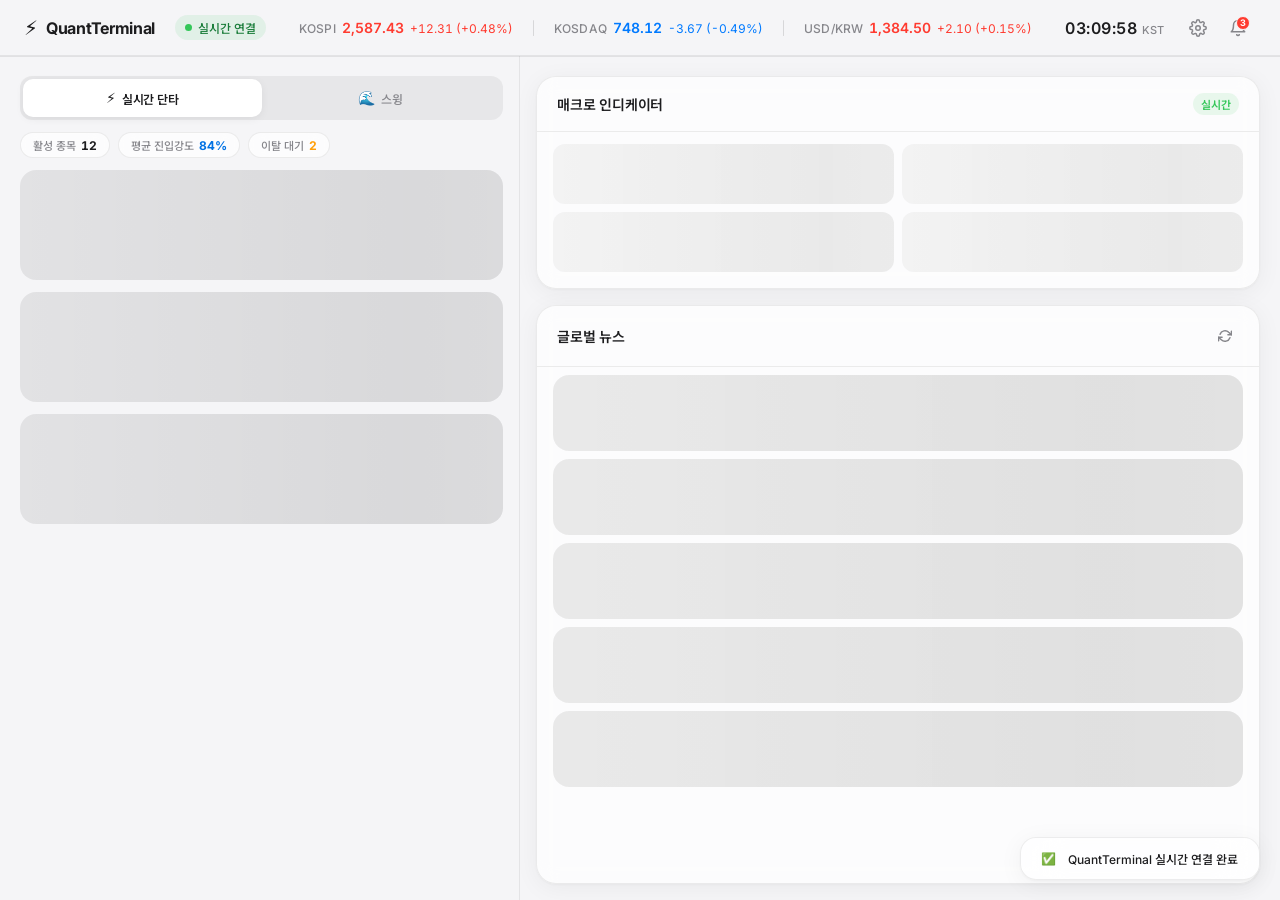
<file: index.html>
<!DOCTYPE html>
<html lang="ko">
<head>
  <meta charset="UTF-8" />
  <meta name="viewport" content="width=device-width, initial-scale=1.0" />
  <meta name="description" content="퀀트 주식 자동매매 터미널 - 실시간 단타 및 스윙 전략 대시보드" />
  <title>QuantTerminal — 자동매매 대시보드</title>
  <!-- Google Fonts: Inter + Noto Sans KR (CDN 임베드 — 로컬 폰트 설치 불필요) -->
  <link rel="preconnect" href="https://fonts.googleapis.com" crossorigin />
  <link rel="preconnect" href="https://fonts.gstatic.com" crossorigin />
  <link
    href="https://fonts.googleapis.com/css2?family=Inter:wght@300;400;500;600;700;800&family=Noto+Sans+KR:wght@300;400;500;700;900&display=swap"
    rel="stylesheet"
    media="print"
    onload="this.media='all'"
  />
  <noscript>
    <link
      href="https://fonts.googleapis.com/css2?family=Inter:wght@300;400;500;600;700;800&family=Noto+Sans+KR:wght@300;400;500;700;900&display=swap"
      rel="stylesheet"
    />
  </noscript>
  <link rel="stylesheet" href="style.css?v=2.0" />
</head>
<body>

  <!-- =============================================
       TOP HEADER BAR
  ============================================== -->
  <header class="app-header" id="app-header">
    <div class="header-left">
      <div class="app-logo">
        <span class="logo-icon">⚡</span>
        <span class="logo-text">QuantTerminal</span>
      </div>
      <div class="header-status">
        <span class="status-dot status-live"></span>
        <span class="status-label">실시간 연결</span>
      </div>
    </div>

    <div class="header-center">
      <!-- Market Index Tickers -->
      <div class="market-tickers" id="market-tickers">
        <div class="ticker-item">
          <span class="ticker-name">KOSPI</span>
          <span class="ticker-value rise" id="kospi-val">2,587.43</span>
          <span class="ticker-change rise" id="kospi-chg">+12.31 (+0.48%)</span>
        </div>
        <div class="ticker-divider"></div>
        <div class="ticker-item">
          <span class="ticker-name">KOSDAQ</span>
          <span class="ticker-value fall" id="kosdaq-val">748.12</span>
          <span class="ticker-change fall" id="kosdaq-chg">-3.67 (-0.49%)</span>
        </div>
        <div class="ticker-divider"></div>
        <div class="ticker-item">
          <span class="ticker-name">USD/KRW</span>
          <span class="ticker-value rise" id="usd-val">1,384.50</span>
          <span class="ticker-change rise" id="usd-chg">+2.10 (+0.15%)</span>
        </div>
      </div>
    </div>

    <div class="header-right">
      <div class="header-time" id="header-time">
        <span class="time-display" id="current-time">--:--:--</span>
        <span class="time-label">KST</span>
      </div>
      <div class="header-actions">
        <button class="icon-btn" id="btn-settings" title="설정" aria-label="설정">
          <svg width="18" height="18" viewBox="0 0 24 24" fill="none" stroke="currentColor" stroke-width="2" stroke-linecap="round" stroke-linejoin="round">
            <circle cx="12" cy="12" r="3"/><path d="M19.4 15a1.65 1.65 0 0 0 .33 1.82l.06.06a2 2 0 1 1-2.83 2.83l-.06-.06a1.65 1.65 0 0 0-1.82-.33 1.65 1.65 0 0 0-1 1.51V21a2 2 0 0 1-4 0v-.09A1.65 1.65 0 0 0 9 19.4a1.65 1.65 0 0 0-1.82.33l-.06.06a2 2 0 1 1-2.83-2.83l.06-.06A1.65 1.65 0 0 0 4.68 15a1.65 1.65 0 0 0-1.51-1H3a2 2 0 0 1 0-4h.09A1.65 1.65 0 0 0 4.6 9a1.65 1.65 0 0 0-.33-1.82l-.06-.06a2 2 0 1 1 2.83-2.83l.06.06A1.65 1.65 0 0 0 9 4.68a1.65 1.65 0 0 0 1-1.51V3a2 2 0 0 1 4 0v.09a1.65 1.65 0 0 0 1 1.51 1.65 1.65 0 0 0 1.82-.33l.06-.06a2 2 0 1 1 2.83 2.83l-.06.06A1.65 1.65 0 0 0 19.4 9a1.65 1.65 0 0 0 1.51 1H21a2 2 0 0 1 0 4h-.09a1.65 1.65 0 0 0-1.51 1z"/>
          </svg>
        </button>
        <button class="icon-btn" id="btn-notify" title="알림" aria-label="알림">
          <svg width="18" height="18" viewBox="0 0 24 24" fill="none" stroke="currentColor" stroke-width="2" stroke-linecap="round" stroke-linejoin="round">
            <path d="M18 8A6 6 0 0 0 6 8c0 7-3 9-3 9h18s-3-2-3-9"/><path d="M13.73 21a2 2 0 0 1-3.46 0"/>
          </svg>
          <span class="notify-badge">3</span>
        </button>
      </div>
    </div>
  </header>

  <!-- =============================================
       MAIN APP WRAPPER
  ============================================== -->
  <main class="app-main" id="app-main">

    <!-- LEFT COLUMN -->
    <section class="col-left" id="col-left" aria-label="종목 리스트">

      <!-- Segmented Tab Control -->
      <div class="tab-control-wrapper" id="tab-control-wrapper">
        <div class="segmented-control" id="segmented-control" role="tablist">
          <div class="segment-slider" id="segment-slider" aria-hidden="true"></div>
          <button class="segment-btn active" id="tab-scalp" role="tab" aria-selected="true" aria-controls="panel-scalp" data-tab="scalp">
            <span class="segment-icon">⚡️</span>
            <span class="segment-label">실시간 단타</span>
          </button>
          <button class="segment-btn" id="tab-swing" role="tab" aria-selected="false" aria-controls="panel-swing" data-tab="swing">
            <span class="segment-icon">🌊</span>
            <span class="segment-label">스윙</span>
          </button>
        </div>

        <!-- Summary Stats Strip -->
        <div class="stats-strip" id="stats-strip">
          <div class="stat-chip">
            <span class="stat-chip-label">활성 종목</span>
            <span class="stat-chip-value" id="stat-active">12</span>
          </div>
          <div class="stat-chip">
            <span class="stat-chip-label">평균 진입강도</span>
            <span class="stat-chip-value accent" id="stat-avg-strength">84%</span>
          </div>
          <div class="stat-chip">
            <span class="stat-chip-label">이탈 대기</span>
            <span class="stat-chip-value warn" id="stat-fadeout">2</span>
          </div>
        </div>
      </div>

      <!-- Tab Panel: 실시간 단타 -->
      <div class="tab-panel active" id="panel-scalp" role="tabpanel" aria-labelledby="tab-scalp">
        <div class="stock-list" id="stock-list-scalp">
          <!-- Stock cards injected by JS (STEP 2) -->
          <div class="stock-card-placeholder">
            <div class="placeholder-shimmer"></div>
          </div>
          <div class="stock-card-placeholder">
            <div class="placeholder-shimmer"></div>
          </div>
          <div class="stock-card-placeholder">
            <div class="placeholder-shimmer"></div>
          </div>
        </div>
      </div>

      <!-- Tab Panel: 스윙 -->
      <div class="tab-panel" id="panel-swing" role="tabpanel" aria-labelledby="tab-swing">
        <div class="stock-list" id="stock-list-swing">
          <!-- Stock cards injected by JS (STEP 2) -->
          <div class="stock-card-placeholder">
            <div class="placeholder-shimmer"></div>
          </div>
          <div class="stock-card-placeholder">
            <div class="placeholder-shimmer"></div>
          </div>
        </div>
      </div>

    </section><!-- /col-left -->

    <!-- RIGHT COLUMN -->
    <aside class="col-right" id="col-right" aria-label="글로벌 뉴스 및 인디케이터">

      <!-- Market Macro Indicators Panel -->
      <div class="panel" id="panel-indicators">
        <div class="panel-header">
          <h2 class="panel-title">매크로 인디케이터</h2>
          <span class="panel-badge">실시간</span>
        </div>
        <div class="indicator-grid" id="indicator-grid">
          <!-- Indicators injected by JS (STEP 3) -->
          <div class="indicator-card-placeholder"><div class="placeholder-shimmer"></div></div>
          <div class="indicator-card-placeholder"><div class="placeholder-shimmer"></div></div>
          <div class="indicator-card-placeholder"><div class="placeholder-shimmer"></div></div>
          <div class="indicator-card-placeholder"><div class="placeholder-shimmer"></div></div>
        </div>
      </div>

      <!-- Global News Ticker Panel -->
      <div class="panel panel-news" id="panel-news">
        <div class="panel-header">
          <h2 class="panel-title">글로벌 뉴스</h2>
          <button class="panel-refresh-btn" id="btn-refresh-news" aria-label="뉴스 새로고침">
            <svg width="14" height="14" viewBox="0 0 24 24" fill="none" stroke="currentColor" stroke-width="2.5" stroke-linecap="round" stroke-linejoin="round">
              <polyline points="23 4 23 10 17 10"/><polyline points="1 20 1 14 7 14"/>
              <path d="M3.51 9a9 9 0 0 1 14.85-3.36L23 10M1 14l4.64 4.36A9 9 0 0 0 20.49 15"/>
            </svg>
          </button>
        </div>
        <div class="news-list" id="news-list">
          <!-- News items injected by JS (STEP 3) -->
          <div class="news-item-placeholder"><div class="placeholder-shimmer"></div></div>
          <div class="news-item-placeholder"><div class="placeholder-shimmer"></div></div>
          <div class="news-item-placeholder"><div class="placeholder-shimmer"></div></div>
          <div class="news-item-placeholder"><div class="placeholder-shimmer"></div></div>
          <div class="news-item-placeholder"><div class="placeholder-shimmer"></div></div>
        </div>
      </div>

    </aside><!-- /col-right -->

  </main><!-- /app-main -->

  <!-- =============================================
       DETAIL MODAL (injected/toggled by JS)
  ============================================== -->
  <div class="modal-backdrop" id="modal-backdrop" aria-hidden="true">
    <div class="modal-container" id="modal-container" role="dialog" aria-modal="true" aria-labelledby="modal-title">
      <!-- Modal content will be injected in STEP 4 -->
      <div class="modal-inner-placeholder">
        <div class="placeholder-shimmer" style="height: 100%; border-radius: 20px;"></div>
      </div>
    </div>
  </div>

  <!-- =============================================
       TOAST NOTIFICATION AREA
  ============================================== -->
  <div class="toast-area" id="toast-area" aria-live="polite"></div>

  <script src="app.js?v=2.0"></script>
</body>
</html>
</file>
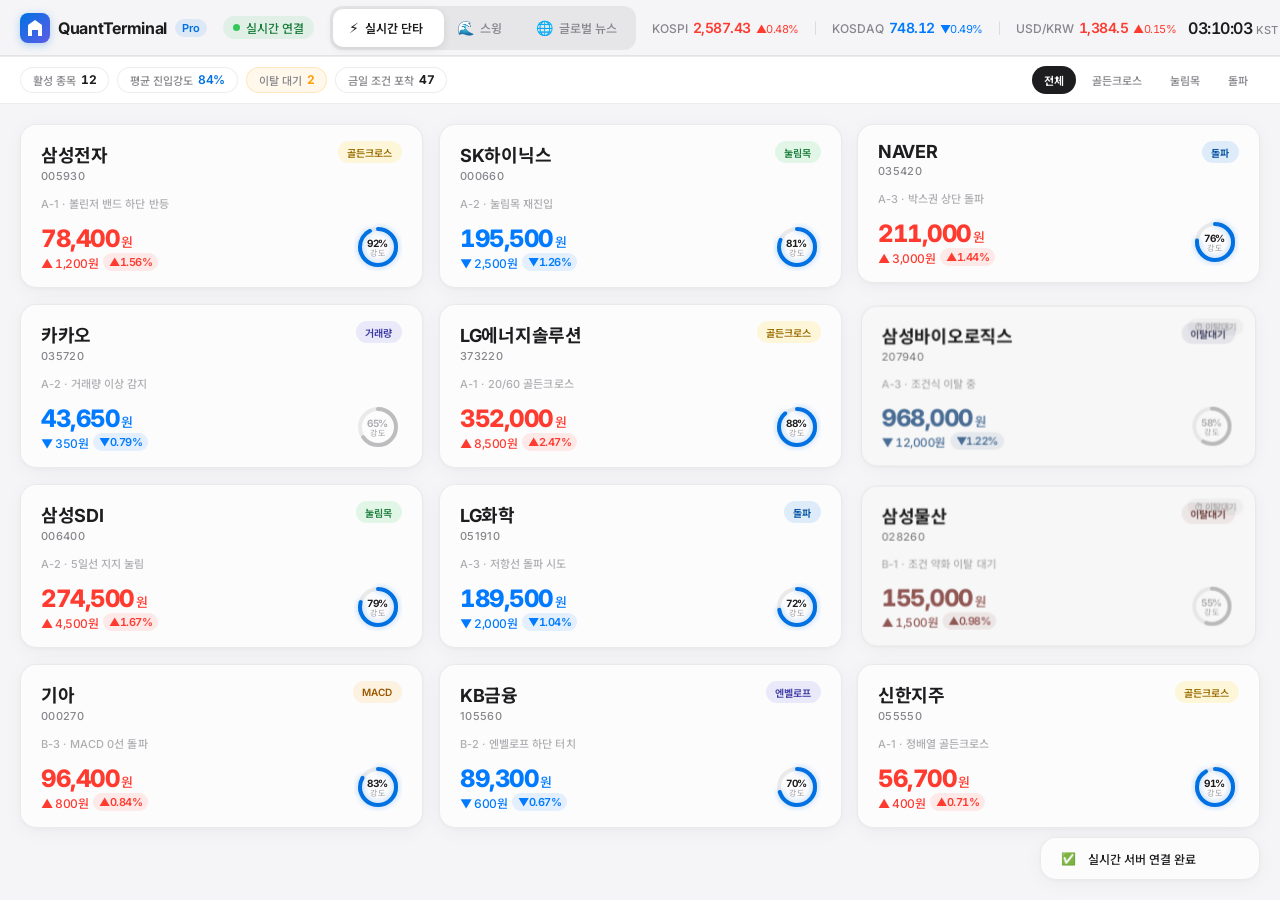
<file: dashboard.html>
<!DOCTYPE html>
<html lang="ko">
<head>
  <meta charset="UTF-8" />
  <meta name="viewport" content="width=device-width, initial-scale=1.0" />
  <meta name="description" content="퀀트 자동매매 터미널 — 실시간 단타 · 스윙 · 글로벌 뉴스 통합 대시보드" />
  <title>QuantTerminal Pro</title>

  <!-- Google Fonts: Inter + Noto Sans KR (CDN 임베드 — 로컬 폰트 설치 불필요) -->
  <link rel="preconnect" href="https://fonts.googleapis.com" crossorigin />
  <link rel="preconnect" href="https://fonts.gstatic.com" crossorigin />
  <link
    href="https://fonts.googleapis.com/css2?family=Inter:wght@300;400;500;600;700;800;900&family=Noto+Sans+KR:wght@300;400;500;700;900&display=swap"
    rel="stylesheet"
    media="print"
    onload="this.media='all'"
  />
  <noscript>
    <link
      href="https://fonts.googleapis.com/css2?family=Inter:wght@300;400;500;600;700;800;900&family=Noto+Sans+KR:wght@300;400;500;700;900&display=swap"
      rel="stylesheet"
    />
  </noscript>

  <link rel="stylesheet" href="dashboard.css?v=2.0" />
</head>
<body>

  <!-- ============================================================
       HEADER — Fixed top bar
  ============================================================ -->
  <header class="header" id="app-header">

    <!-- Left: Logo & Connection Status -->
    <div class="header-section header-left">
      <div class="logo" id="logo">
        <div class="logo-mark">
          <svg width="20" height="20" viewBox="0 0 20 20" fill="none" aria-hidden="true">
            <path d="M10 2L3 7V18H7V12H13V18H17V7L10 2Z" fill="url(#logo-grad)"/>
            <defs>
              <linearGradient id="logo-grad" x1="3" y1="2" x2="17" y2="18" gradientUnits="userSpaceOnUse">
                <stop offset="0%" stop-color="#0071E3"/>
                <stop offset="100%" stop-color="#5E5CE6"/>
              </linearGradient>
            </defs>
          </svg>
        </div>
        <span class="logo-text">QuantTerminal</span>
        <span class="logo-version">Pro</span>
      </div>

      <div class="connection-status" id="connection-status" title="실시간 서버 연결 상태">
        <span class="status-pulse" id="status-pulse"></span>
        <span class="status-text" id="status-text">연결 중...</span>
      </div>
    </div>

    <!-- Center: Magic Tab Navigation -->
    <nav class="header-section header-center" aria-label="주요 탭 네비게이션">
      <div class="magic-tab-nav" id="magic-tab-nav" role="tablist">
        <!-- The sliding pill indicator — absolutely positioned, moved by JS -->
        <span class="tab-indicator" id="tab-indicator" aria-hidden="true"></span>

        <button
          class="tab-btn active"
          id="tab-btn-scalp"
          role="tab"
          aria-selected="true"
          aria-controls="view-scalp"
          data-tab="scalp"
          data-index="0"
        >
          <span class="tab-icon" aria-hidden="true">⚡️</span>
          <span class="tab-label">실시간 단타</span>
        </button>

        <button
          class="tab-btn"
          id="tab-btn-swing"
          role="tab"
          aria-selected="false"
          aria-controls="view-swing"
          data-tab="swing"
          data-index="1"
        >
          <span class="tab-icon" aria-hidden="true">🌊</span>
          <span class="tab-label">스윙</span>
        </button>

        <button
          class="tab-btn"
          id="tab-btn-news"
          role="tab"
          aria-selected="false"
          aria-controls="view-news"
          data-tab="news"
          data-index="2"
        >
          <span class="tab-icon" aria-hidden="true">🌐</span>
          <span class="tab-label">글로벌 뉴스</span>
        </button>
      </div>
    </nav>

    <!-- Right: Market Tickers + Clock + Actions -->
    <div class="header-section header-right">
      <!-- Compact Market Indices -->
      <div class="market-indices" id="market-indices">
        <div class="index-item">
          <span class="index-name">KOSPI</span>
          <span class="index-val rise num" id="idx-kospi">2,587.43</span>
          <span class="index-chg rise num" id="idx-kospi-chg">▲0.48%</span>
        </div>
        <div class="index-sep"></div>
        <div class="index-item">
          <span class="index-name">KOSDAQ</span>
          <span class="index-val fall num" id="idx-kosdaq">748.12</span>
          <span class="index-chg fall num" id="idx-kosdaq-chg">▼0.49%</span>
        </div>
        <div class="index-sep"></div>
        <div class="index-item">
          <span class="index-name">USD/KRW</span>
          <span class="index-val rise num" id="idx-usd">1,384.5</span>
          <span class="index-chg rise num" id="idx-usd-chg">▲0.15%</span>
        </div>
      </div>

      <!-- Live Clock -->
      <div class="header-clock" id="header-clock">
        <span class="clock-display num" id="clock-display">--:--:--</span>
        <span class="clock-tz">KST</span>
      </div>

      <!-- Icon Buttons -->
      <div class="header-actions">
        <button class="hdr-icon-btn" id="btn-notification" title="알림" aria-label="알림">
          <svg width="17" height="17" viewBox="0 0 24 24" fill="none" stroke="currentColor" stroke-width="2" stroke-linecap="round" stroke-linejoin="round">
            <path d="M18 8A6 6 0 0 0 6 8c0 7-3 9-3 9h18s-3-2-3-9"/><path d="M13.73 21a2 2 0 0 1-3.46 0"/>
          </svg>
          <span class="badge-dot" id="notif-badge">3</span>
        </button>

        <button class="hdr-icon-btn" id="btn-settings" title="설정" aria-label="설정">
          <svg width="17" height="17" viewBox="0 0 24 24" fill="none" stroke="currentColor" stroke-width="2" stroke-linecap="round" stroke-linejoin="round">
            <circle cx="12" cy="12" r="3"/><path d="M19.4 15a1.65 1.65 0 0 0 .33 1.82l.06.06a2 2 0 1 1-2.83 2.83l-.06-.06a1.65 1.65 0 0 0-1.82-.33 1.65 1.65 0 0 0-1 1.51V21a2 2 0 0 1-4 0v-.09A1.65 1.65 0 0 0 9 19.4a1.65 1.65 0 0 0-1.82.33l-.06.06a2 2 0 1 1-2.83-2.83l.06-.06A1.65 1.65 0 0 0 4.68 15a1.65 1.65 0 0 0-1.51-1H3a2 2 0 0 1 0-4h.09A1.65 1.65 0 0 0 4.6 9a1.65 1.65 0 0 0-.33-1.82l-.06-.06a2 2 0 1 1 2.83-2.83l.06.06A1.65 1.65 0 0 0 9 4.68a1.65 1.65 0 0 0 1-1.51V3a2 2 0 0 1 4 0v.09a1.65 1.65 0 0 0 1 1.51 1.65 1.65 0 0 0 1.82-.33l.06-.06a2 2 0 1 1 2.83 2.83l-.06.06A1.65 1.65 0 0 0 19.4 9a1.65 1.65 0 0 0 1.51 1H21a2 2 0 0 1 0 4h-.09a1.65 1.65 0 0 0-1.51 1z"/>
          </svg>
        </button>
      </div>
    </div>

  </header>

  <!-- ============================================================
       SUBHEADER — Context bar (stats strip, changes per active tab)
  ============================================================ -->
  <div class="subheader" id="app-subheader">

    <!-- Scalp & Swing share stats strip -->
    <div class="subheader-view" id="sub-scalp" data-sub="scalp">
      <div class="stats-row">
        <div class="stat-pill">
          <span class="stat-label">활성 종목</span>
          <span class="stat-val num" id="stat-scalp-active">12</span>
        </div>
        <div class="stat-pill">
          <span class="stat-label">평균 진입강도</span>
          <span class="stat-val accent num" id="stat-scalp-strength">84%</span>
        </div>
        <div class="stat-pill warn-pill">
          <span class="stat-label">이탈 대기</span>
          <span class="stat-val warn num" id="stat-scalp-fadeout">2</span>
        </div>
        <div class="stat-pill">
          <span class="stat-label">금일 조건 포착</span>
          <span class="stat-val num" id="stat-scalp-total">47</span>
        </div>
      </div>
      <div class="subheader-actions">
        <button class="sub-btn active" id="sub-scalp-filter-all" data-filter="all">전체</button>
        <button class="sub-btn" id="sub-scalp-filter-golden" data-filter="golden">골든크로스</button>
        <button class="sub-btn" id="sub-scalp-filter-dip" data-filter="dip">눌림목</button>
        <button class="sub-btn" id="sub-scalp-filter-break" data-filter="break">돌파</button>
      </div>
    </div>

    <div class="subheader-view hidden" id="sub-swing" data-sub="swing">
      <div class="stats-row">
        <div class="stat-pill">
          <span class="stat-label">활성 종목</span>
          <span class="stat-val num" id="stat-swing-active">8</span>
        </div>
        <div class="stat-pill">
          <span class="stat-label">평균 진입강도</span>
          <span class="stat-val accent num" id="stat-swing-strength">77%</span>
        </div>
        <div class="stat-pill">
          <span class="stat-label">전략 분포</span>
          <span class="stat-val num">A-1/B-2</span>
        </div>
      </div>
      <div class="subheader-actions">
        <button class="sub-btn active" id="sub-swing-filter-all" data-filter="all">전체</button>
        <button class="sub-btn" id="sub-swing-filter-a1" data-filter="a1">볼린저 밴드</button>
        <button class="sub-btn" id="sub-swing-filter-b2" data-filter="b2">엔벨로프</button>
        <button class="sub-btn" id="sub-swing-filter-b3" data-filter="b3">MACD</button>
      </div>
    </div>

    <div class="subheader-view hidden" id="sub-news" data-sub="news">
      <div class="stats-row">
        <div class="stat-pill positive-pill">
          <span class="dot dot-pos"></span>
          <span class="stat-label">긍정</span>
          <span class="stat-val num" id="stat-news-pos">14</span>
        </div>
        <div class="stat-pill neutral-pill">
          <span class="dot dot-neu"></span>
          <span class="stat-label">중립</span>
          <span class="stat-val num" id="stat-news-neu">22</span>
        </div>
        <div class="stat-pill negative-pill">
          <span class="dot dot-neg"></span>
          <span class="stat-label">부정</span>
          <span class="stat-val num" id="stat-news-neg">8</span>
        </div>
        <div class="stat-pill">
          <span class="stat-label">최종 업데이트</span>
          <span class="stat-val num" id="stat-news-time">14:30:00</span>
        </div>
      </div>
      <div class="subheader-actions">
        <button class="sub-btn active" id="sub-news-filter-all" data-filter="all">전체</button>
        <button class="sub-btn" id="sub-news-filter-pos" data-filter="positive">긍정</button>
        <button class="sub-btn" id="sub-news-filter-neg" data-filter="negative">부정</button>
        <button class="sub-btn" id="sub-news-filter-us" data-filter="us">미국</button>
        <button class="sub-btn" id="sub-news-filter-cn" data-filter="china">중국</button>
      </div>
    </div>

  </div>

  <!-- ============================================================
       MAIN CONTENT — Tab Views
  ============================================================ -->
  <main class="main-canvas" id="main-canvas">

    <!-- VIEW 1: 실시간 단타 -->
    <section
      class="tab-view active"
      id="view-scalp"
      role="tabpanel"
      aria-labelledby="tab-btn-scalp"
    >
      <!-- Stock cards will be injected by JS in STEP 2 -->
      <div class="stock-grid" id="grid-scalp">
        <!-- Skeleton placeholders -->
        <div class="card-skeleton"><span class="shimmer"></span></div>
        <div class="card-skeleton"><span class="shimmer"></span></div>
        <div class="card-skeleton"><span class="shimmer"></span></div>
        <div class="card-skeleton"><span class="shimmer"></span></div>
        <div class="card-skeleton"><span class="shimmer"></span></div>
        <div class="card-skeleton"><span class="shimmer"></span></div>
      </div>
    </section>

    <!-- VIEW 2: 스윙 -->
    <section
      class="tab-view"
      id="view-swing"
      role="tabpanel"
      aria-labelledby="tab-btn-swing"
    >
      <div class="stock-grid" id="grid-swing">
        <div class="card-skeleton"><span class="shimmer"></span></div>
        <div class="card-skeleton"><span class="shimmer"></span></div>
        <div class="card-skeleton"><span class="shimmer"></span></div>
        <div class="card-skeleton"><span class="shimmer"></span></div>
      </div>
    </section>

    <!-- VIEW 3: 글로벌 뉴스 -->
    <section
      class="tab-view"
      id="view-news"
      role="tabpanel"
      aria-labelledby="tab-btn-news"
    >
      <!-- News layout built by JS in STEP 3 -->
      <div id="grid-news" style="height:100%">
      </div>
    </section>

  </main>

  <!-- ============================================================
       DETAIL MODAL — injected/toggled by JS (STEP 4)
  ============================================================ -->
  <div class="modal-overlay" id="modal-overlay" aria-hidden="true">
    <div
      class="modal-panel"
      id="modal-panel"
      role="dialog"
      aria-modal="true"
      aria-labelledby="modal-stock-name"
    >
      <!-- Full modal content built in STEP 4 -->
      <div class="modal-placeholder">
        <span class="shimmer"></span>
      </div>
    </div>
  </div>

  <!-- ============================================================
       TOAST AREA
  ============================================================ -->
  <div class="toast-container" id="toast-container" aria-live="polite" aria-atomic="false"></div>

  <script src="dashboard.js?v=2.0"></script>
</body>
</html>
</file>
<file: style.css>
/* ============================================================
   QUANT TERMINAL — style.css  v2.0
   STEP 1: Design System Tokens + Global Reset + Layout Skeleton

   [Environment-Agnostic Edition]
   ✔ 로컬 시스템 폰트 의존 제거 (SF Pro, Pretendard 폴백 없음)
   ✔ backdrop-filter @supports 폴백 내장
   ✔ box-sizing: border-box 전역 강제
   ✔ 캐시 버스팅: HTML에서 ?v=2.0 쿼리 스트링 사용
   ============================================================ */

/* ── 0. ENVIRONMENT NORMALIZATION ────────────────────────────── */
html { box-sizing: border-box; }
*, *::before, *::after { box-sizing: inherit; }

/* backdrop-filter 미지원 환경 폴백 */
@supports not (backdrop-filter: blur(1px)) {
  .app-header    { background: rgba(245,245,247,0.97) !important; }
  .stat-chip     { background: rgba(255,255,255,0.97) !important; }
  .modal-backdrop{ background: rgba(0,0,0,0.50)       !important; }
  .modal-container{ background: rgba(255,255,255,0.99)!important; }
  .toast         { background: rgba(255,255,255,0.97) !important; }
  .panel         { background: rgba(255,255,255,0.97) !important; }
}

@supports not (-webkit-backdrop-filter: blur(1px)) {
  .app-header    { background: rgba(245,245,247,0.97) !important; }
}




/* ── 1. DESIGN SYSTEM TOKENS (:root) ───────────────────────── */
:root {
  /* — Typography — */
  --font-sans:       'Inter', 'Noto Sans KR', system-ui, -apple-system, BlinkMacSystemFont,
                      'Segoe UI', 'Helvetica Neue', Arial, sans-serif;
  --font-mono:        'Fira Code', 'Consolas', 'SF Mono', 'Menlo', monospace;

  --text-xs:          11px;
  --text-sm:          12px;
  --text-base:        14px;
  --text-md:          16px;
  --text-lg:          18px;
  --text-xl:          20px;
  --text-2xl:         24px;
  --text-3xl:         28px;

  --fw-light:         300;
  --fw-regular:       400;
  --fw-medium:        500;
  --fw-semibold:      600;
  --fw-bold:          700;
  --fw-heavy:         800;
  --fw-black:         900;

  /* — Color Palette — */
  --bg-app:           #F5F5F7;
  --bg-card:          rgba(255, 255, 255, 0.72);
  --bg-card-solid:    #FFFFFF;
  --bg-sidebar:       rgba(255, 255, 255, 0.60);
  --bg-header:        rgba(245, 245, 247, 0.85);
  --bg-input:         rgba(0, 0, 0, 0.04);
  --bg-hover:         rgba(0, 0, 0, 0.035);
  --bg-active:        rgba(0, 0, 0, 0.06);

  --text-primary:     #1D1D1F;
  --text-secondary:   #86868B;
  --text-tertiary:    #AEAEB2;
  --text-inverse:     #FFFFFF;
  --text-accent:      #0071E3;

  --color-rise:       #FF3B30;   /* 상승 — Korean convention: Red */
  --color-fall:       #007AFF;   /* 하락 — Korean convention: Blue */
  --color-neutral:    #86868B;

  --color-positive:   #34C759;   /* 긍정 뉴스 */
  --color-caution:    #FF9F0A;   /* 중립 뉴스 */
  --color-negative:   #FF3B30;   /* 부정 뉴스 */

  --color-accent:     #0071E3;
  --color-accent-2:   #5E5CE6;

  /* Badge pastel palettes */
  --badge-golden-bg:  rgba(255, 204, 0,  0.14);
  --badge-golden-fg:  #B07D00;
  --badge-dip-bg:     rgba(52, 199, 89, 0.13);
  --badge-dip-fg:     #1A7D3A;
  --badge-break-bg:   rgba(0, 113, 227, 0.12);
  --badge-break-fg:   #0050A0;
  --badge-vol-bg:     rgba(94, 92, 230, 0.12);
  --badge-vol-fg:     #3B39A0;
  --badge-death-bg:   rgba(255, 59, 48,  0.10);
  --badge-death-fg:   #C0221A;

  /* — Spacing — */
  --space-1:          4px;
  --space-2:          8px;
  --space-3:          12px;
  --space-4:          16px;
  --space-5:          20px;
  --space-6:          24px;
  --space-8:          32px;
  --space-10:         40px;
  --space-12:         48px;

  /* — Sizing — */
  --header-h:         56px;
  --col-left-w:       520px;
  --col-right-w:      1fr;

  /* — Border Radius — */
  --radius-sm:        8px;
  --radius-md:        12px;
  --radius-lg:        16px;
  --radius-xl:        20px;
  --radius-2xl:       24px;
  --radius-pill:      999px;

  /* — Shadows — */
  --shadow-card:      0 4px 24px rgba(0, 0, 0, 0.05), 0 1px 3px rgba(0, 0, 0, 0.04);
  --shadow-card-hover:0 8px 40px rgba(0, 0, 0, 0.10), 0 2px 8px rgba(0, 0, 0, 0.06);
  --shadow-modal:     0 32px 80px rgba(0, 0, 0, 0.22), 0 8px 24px rgba(0, 0, 0, 0.10);
  --shadow-header:    0 1px 0 rgba(0, 0, 0, 0.08);
  --shadow-sm:        0 2px 8px rgba(0, 0, 0, 0.06);

  /* — Glassmorphism — */
  --blur-sm:          blur(10px);
  --blur-md:          blur(20px);
  --blur-lg:          blur(40px);
  --border-glass:     1px solid rgba(255, 255, 255, 0.55);
  --border-glass-dark:1px solid rgba(0, 0, 0, 0.07);

  /* — Transitions — */
  --ease-spring:      cubic-bezier(0.34, 1.56, 0.64, 1);
  --ease-smooth:      cubic-bezier(0.25, 0.46, 0.45, 0.94);
  --ease-out:         cubic-bezier(0.16, 1, 0.3, 1);
  --dur-fast:         120ms;
  --dur-normal:       220ms;
  --dur-slow:         360ms;
  --dur-modal:        300ms;

  /* — Z-Index Scale — */
  --z-base:           1;
  --z-card:           10;
  --z-sticky:         100;
  --z-header:         200;
  --z-modal-backdrop: 900;
  --z-modal:          1000;
  --z-toast:          1100;
}


/* ── 2. GLOBAL RESET & BASE ─────────────────────────────────── */
*,
*::before,
*::after {
  box-sizing: border-box;
  margin:     0;
  padding:    0;
}

html {
  font-size:        16px;
  -webkit-font-smoothing:    antialiased;
  -moz-osx-font-smoothing:   grayscale;
  text-rendering:   optimizeLegibility;
  scroll-behavior:  smooth;
}

body {
  font-family:      var(--font-sans);
  font-size:        var(--text-base);
  font-weight:      var(--fw-regular);
  color:            var(--text-primary);
  background-color: var(--bg-app);
  height:           100vh;
  overflow:         hidden;
  display:          flex;
  flex-direction:   column;
  user-select:      none;
}

/* Tabular nums for all numeric displays */
.num, .ticker-value, .ticker-change,
.price-main, .price-change,
.stat-chip-value, .time-display {
  font-variant-numeric: tabular-nums;
  font-feature-settings: "tnum" on, "lnum" on;
}

button {
  font-family:   var(--font-sans);
  cursor:        pointer;
  border:        none;
  background:    none;
  outline:       none;
  -webkit-tap-highlight-color: transparent;
}

button:focus-visible {
  outline:        2px solid var(--color-accent);
  outline-offset: 2px;
  border-radius:  var(--radius-sm);
}

/* Color utilities */
.rise  { color: var(--color-rise)  !important; }
.fall  { color: var(--color-fall)  !important; }
.neutral { color: var(--color-neutral) !important; }
.accent  { color: var(--color-accent)  !important; }
.warn    { color: var(--color-caution) !important; }

/* Scrollbar — macOS thin style */
::-webkit-scrollbar            { width: 5px; height: 5px; }
::-webkit-scrollbar-track      { background: transparent; }
::-webkit-scrollbar-thumb      { background: rgba(0,0,0,0.15); border-radius: 99px; }
::-webkit-scrollbar-thumb:hover{ background: rgba(0,0,0,0.28); }


/* ── 3. HEADER ──────────────────────────────────────────────── */
.app-header {
  position:        fixed;
  top:             0; left: 0; right: 0;
  height:          var(--header-h);
  display:         flex;
  align-items:     center;
  justify-content: space-between;
  padding:         0 var(--space-6);
  gap:             var(--space-4);
  background:      var(--bg-header);
  backdrop-filter: var(--blur-md);
  -webkit-backdrop-filter: var(--blur-md);
  border-bottom:   var(--border-glass-dark);
  box-shadow:      var(--shadow-header);
  z-index:         var(--z-header);
}

/* Header Left */
.header-left {
  display:     flex;
  align-items: center;
  gap:         var(--space-5);
  flex-shrink: 0;
}

.app-logo {
  display:     flex;
  align-items: center;
  gap:         var(--space-2);
}

.logo-icon {
  font-size:    20px;
  line-height:  1;
}

.logo-text {
  font-size:   var(--text-md);
  font-weight: var(--fw-bold);
  color:       var(--text-primary);
  letter-spacing: -0.3px;
}

.header-status {
  display:     flex;
  align-items: center;
  gap:         6px;
  background:  rgba(52, 199, 89, 0.10);
  padding:     4px 10px;
  border-radius: var(--radius-pill);
}

.status-dot {
  width:         7px;
  height:        7px;
  border-radius: 50%;
  flex-shrink:   0;
}

.status-dot.status-live {
  background: var(--color-positive);
  box-shadow: 0 0 0 0 rgba(52, 199, 89, 0.6);
  animation:  pulse-dot 2s ease-in-out infinite;
}

.status-dot.status-closed {
  background: var(--color-neutral);
}

@keyframes pulse-dot {
  0%, 100% { box-shadow: 0 0 0 0   rgba(52, 199, 89, 0.5); }
  50%       { box-shadow: 0 0 0 5px rgba(52, 199, 89, 0.0); }
}

.status-label {
  font-size:   var(--text-sm);
  font-weight: var(--fw-medium);
  color:       #1A7D3A;
}

/* Header Center — Market Tickers */
.header-center {
  flex: 1;
  display: flex;
  justify-content: center;
}

.market-tickers {
  display:     flex;
  align-items: center;
  gap:         var(--space-5);
}

.ticker-item {
  display:     flex;
  align-items: baseline;
  gap:         6px;
}

.ticker-name {
  font-size:   var(--text-sm);
  font-weight: var(--fw-medium);
  color:       var(--text-secondary);
  letter-spacing: 0.2px;
}

.ticker-value {
  font-size:   var(--text-base);
  font-weight: var(--fw-semibold);
}

.ticker-change {
  font-size:   var(--text-sm);
  font-weight: var(--fw-regular);
}

.ticker-divider {
  width:        1px;
  height:       16px;
  background:   rgba(0, 0, 0, 0.12);
  border-radius: 1px;
}

/* Header Right */
.header-right {
  display:     flex;
  align-items: center;
  gap:         var(--space-4);
  flex-shrink: 0;
}

.header-time {
  display:     flex;
  align-items: baseline;
  gap:         5px;
}

.time-display {
  font-size:   var(--text-md);
  font-weight: var(--fw-semibold);
  color:       var(--text-primary);
  letter-spacing: 0.5px;
}

.time-label {
  font-size:  var(--text-xs);
  color:      var(--text-secondary);
  font-weight: var(--fw-medium);
}

.header-actions {
  display: flex;
  gap:     var(--space-1);
}

.icon-btn {
  position:      relative;
  display:       flex;
  align-items:   center;
  justify-content: center;
  width:         36px;
  height:        36px;
  border-radius: var(--radius-md);
  color:         var(--text-secondary);
  transition:    background var(--dur-fast) var(--ease-smooth),
                 color     var(--dur-fast) var(--ease-smooth);
}

.icon-btn:hover {
  background: var(--bg-hover);
  color:      var(--text-primary);
}

.icon-btn:active {
  background: var(--bg-active);
  transform:  scale(0.95);
}

.notify-badge {
  position:        absolute;
  top:             6px;
  right:           6px;
  width:           14px;
  height:          14px;
  border-radius:   50%;
  background:      var(--color-rise);
  color:           #fff;
  font-size:       9px;
  font-weight:     var(--fw-bold);
  display:         flex;
  align-items:     center;
  justify-content: center;
  line-height:     1;
  border:          1.5px solid var(--bg-app);
}


/* ── 4. MAIN LAYOUT (2-Column) ──────────────────────────────── */
.app-main {
  display:             grid;
  grid-template-columns: var(--col-left-w) var(--col-right-w);
  grid-template-rows:   1fr;
  height:              100vh;
  padding-top:         var(--header-h);
  overflow:            hidden;
  gap:                 0;
}


/* ── 5. LEFT COLUMN ─────────────────────────────────────────── */
.col-left {
  display:        flex;
  flex-direction: column;
  height:         100%;
  overflow:       hidden;
  padding:        var(--space-5) var(--space-4) var(--space-4) var(--space-5);
  gap:            var(--space-3);
  border-right:   var(--border-glass-dark);
  background:     transparent;
}

/* Tab control wrapper */
.tab-control-wrapper {
  display:        flex;
  flex-direction: column;
  gap:            var(--space-3);
  flex-shrink:    0;
}

/* Stats strip */
.stats-strip {
  display:         flex;
  gap:             var(--space-2);
  align-items:     center;
}

.stat-chip {
  display:         flex;
  align-items:     center;
  gap:             5px;
  background:      var(--bg-card);
  border:          var(--border-glass-dark);
  border-radius:   var(--radius-pill);
  padding:         4px 12px;
  backdrop-filter: var(--blur-sm);
  -webkit-backdrop-filter: var(--blur-sm);
}

.stat-chip-label {
  font-size:   var(--text-xs);
  font-weight: var(--fw-medium);
  color:       var(--text-secondary);
}

.stat-chip-value {
  font-size:   var(--text-sm);
  font-weight: var(--fw-bold);
  color:       var(--text-primary);
}

/* Tab panels */
.tab-panel {
  display:    none;
  flex:       1;
  overflow-y: auto;
  overflow-x: hidden;
}

.tab-panel.active {
  display: flex;
  flex-direction: column;
  gap:     var(--space-3);
}

.stock-list {
  display:        flex;
  flex-direction: column;
  gap:            var(--space-3);
  padding-bottom: var(--space-4);
}


/* ── 6. RIGHT COLUMN ────────────────────────────────────────── */
.col-right {
  display:        flex;
  flex-direction: column;
  height:         100%;
  overflow:       hidden;
  padding:        var(--space-5) var(--space-5) var(--space-4) var(--space-4);
  gap:            var(--space-4);
  background:     transparent;
}


/* ── 7. PANEL BASE (Right Column Panels) ────────────────────── */
.panel {
  background:        var(--bg-card);
  backdrop-filter:   var(--blur-sm);
  -webkit-backdrop-filter: var(--blur-sm);
  border:            var(--border-glass-dark);
  border-radius:     var(--radius-xl);
  box-shadow:        var(--shadow-card);
  overflow:          hidden;
  display:           flex;
  flex-direction:    column;
}

.panel-news {
  flex: 1;
  overflow: hidden;
}

#panel-indicators {
  flex-shrink: 0;
}

.panel-header {
  display:         flex;
  align-items:     center;
  justify-content: space-between;
  padding:         var(--space-4) var(--space-5);
  border-bottom:   var(--border-glass-dark);
  flex-shrink:     0;
}

.panel-title {
  font-size:   var(--text-base);
  font-weight: var(--fw-semibold);
  color:       var(--text-primary);
  letter-spacing: -0.2px;
}

.panel-badge {
  font-size:     var(--text-xs);
  font-weight:   var(--fw-semibold);
  color:         var(--color-positive);
  background:    rgba(52, 199, 89, 0.10);
  padding:       3px 8px;
  border-radius: var(--radius-pill);
}

.panel-refresh-btn {
  display:         flex;
  align-items:     center;
  justify-content: center;
  width:           28px;
  height:          28px;
  border-radius:   var(--radius-sm);
  color:           var(--text-secondary);
  transition:      background var(--dur-fast), transform var(--dur-normal) var(--ease-spring);
}

.panel-refresh-btn:hover {
  background: var(--bg-hover);
  color:      var(--text-primary);
}

.panel-refresh-btn.spinning svg {
  animation: spin 0.8s var(--ease-smooth) forwards;
}

@keyframes spin {
  from { transform: rotate(0deg);   }
  to   { transform: rotate(360deg); }
}

/* News list scroll area */
.news-list {
  overflow-y:    auto;
  overflow-x:    hidden;
  flex:          1;
  padding:       var(--space-2) 0;
}

/* Indicator grid */
.indicator-grid {
  display:               grid;
  grid-template-columns: 1fr 1fr;
  gap:                   var(--space-2);
  padding:               var(--space-3) var(--space-4) var(--space-4);
}

.indicator-card-placeholder {
  height:        60px;
  border-radius: var(--radius-md);
  overflow:      hidden;
}


/* ── 8. SEGMENTED CONTROL (iOS Style) ───────────────────────── */
.segmented-control {
  position:      relative;
  display:       flex;
  align-items:   center;
  background:    rgba(0, 0, 0, 0.06);
  border-radius: var(--radius-md);
  padding:       3px;
  gap:           0;
}

.segment-slider {
  position:      absolute;
  top:           3px;
  left:          3px;
  height:        calc(100% - 6px);
  width:         calc(50% - 3px);
  background:    var(--bg-card-solid);
  border-radius: calc(var(--radius-md) - 2px);
  box-shadow:    var(--shadow-sm);
  transition:    transform var(--dur-normal) var(--ease-spring);
  will-change:   transform;
  pointer-events:none;
}

/* Slider moves to right when swing is active */
.segmented-control.swing-active .segment-slider {
  transform: translateX(calc(100% + 2px));
}

.segment-btn {
  position:        relative;
  flex:            1;
  display:         flex;
  align-items:     center;
  justify-content: center;
  gap:             6px;
  height:          38px;
  border-radius:   calc(var(--radius-md) - 2px);
  font-size:       var(--text-sm);
  font-weight:     var(--fw-medium);
  color:           var(--text-secondary);
  transition:      color var(--dur-normal) var(--ease-smooth),
                   font-weight var(--dur-normal) var(--ease-smooth);
  z-index:         1;
}

.segment-btn.active {
  color:       var(--text-primary);
  font-weight: var(--fw-semibold);
}

.segment-icon {
  font-size: 14px;
  line-height: 1;
}

.segment-label {
  letter-spacing: -0.2px;
}


/* ── 9. MODAL BASE STYLES ────────────────────────────────────── */
.modal-backdrop {
  position:         fixed;
  inset:            0;
  background:       rgba(0, 0, 0, 0.30);
  backdrop-filter:  var(--blur-sm);
  -webkit-backdrop-filter: var(--blur-sm);
  z-index:          var(--z-modal-backdrop);
  display:          flex;
  align-items:      center;
  justify-content:  center;
  opacity:          0;
  pointer-events:   none;
  transition:       opacity var(--dur-modal) var(--ease-smooth);
}

.modal-backdrop.open {
  opacity:        1;
  pointer-events: all;
}

.modal-container {
  width:          min(92vw, 1040px);
  height:         min(88vh, 700px);
  background:     rgba(255, 255, 255, 0.80);
  backdrop-filter: var(--blur-lg);
  -webkit-backdrop-filter: var(--blur-lg);
  border:         var(--border-glass);
  border-radius:  var(--radius-2xl);
  box-shadow:     var(--shadow-modal);
  overflow:       hidden;
  transform:      scale(0.95) translateY(8px);
  transition:     transform var(--dur-modal) var(--ease-out),
                  opacity   var(--dur-modal) var(--ease-smooth);
  opacity:        0;
}

.modal-backdrop.open .modal-container {
  transform: scale(1) translateY(0);
  opacity:   1;
}

.modal-inner-placeholder {
  width:  100%;
  height: 100%;
}


/* ── 10. TOAST NOTIFICATIONS ─────────────────────────────────── */
.toast-area {
  position:       fixed;
  bottom:         var(--space-5);
  right:          var(--space-5);
  display:        flex;
  flex-direction: column-reverse;
  gap:            var(--space-2);
  z-index:        var(--z-toast);
  pointer-events: none;
}

.toast {
  display:         flex;
  align-items:     center;
  gap:             var(--space-3);
  background:      var(--bg-card);
  backdrop-filter: var(--blur-md);
  -webkit-backdrop-filter: var(--blur-md);
  border:          var(--border-glass-dark);
  border-radius:   var(--radius-lg);
  padding:         var(--space-3) var(--space-5);
  box-shadow:      var(--shadow-card);
  font-size:       var(--text-sm);
  font-weight:     var(--fw-medium);
  color:           var(--text-primary);
  pointer-events:  all;
  animation:       toast-in var(--dur-slow) var(--ease-spring) forwards;
  min-width:       240px;
  max-width:       360px;
}

.toast.removing {
  animation: toast-out var(--dur-normal) var(--ease-smooth) forwards;
}

@keyframes toast-in {
  from { opacity: 0; transform: translateY(12px) scale(0.96); }
  to   { opacity: 1; transform: translateY(0)    scale(1);    }
}

@keyframes toast-out {
  from { opacity: 1; transform: translateY(0)    scale(1);    }
  to   { opacity: 0; transform: translateY(-8px) scale(0.97); }
}


/* ── 11. SKELETON LOADING PLACEHOLDERS ───────────────────────── */
.stock-card-placeholder,
.news-item-placeholder {
  border-radius: var(--radius-lg);
  overflow:      hidden;
  background:    rgba(0,0,0,0.04);
}

.stock-card-placeholder {
  height: 110px;
}

.news-item-placeholder {
  height: 76px;
  margin: 0 var(--space-4) var(--space-2);
}

.placeholder-shimmer {
  width:      100%;
  height:     100%;
  background: linear-gradient(
    90deg,
    rgba(0,0,0,0.04)   0%,
    rgba(0,0,0,0.08)  40%,
    rgba(0,0,0,0.04)  80%
  );
  background-size: 200% 100%;
  animation:       shimmer 1.6s ease-in-out infinite;
}

@keyframes shimmer {
  from { background-position:  200% 0; }
  to   { background-position: -200% 0; }
}


/* ── 12. FADE-OUT STATE (10분 이탈 대기) ─────────────────────── */
.stock-card.fade-out {
  opacity:    0.50;
  transform:  scale(0.98);
  transition: opacity  var(--dur-slow) var(--ease-smooth),
              transform var(--dur-slow) var(--ease-smooth);
  filter:     saturate(0.4);
}


/* ── 13. RESPONSIVE SAFETY NET ───────────────────────────────── */
@media (max-width: 900px) {
  :root {
    --col-left-w: 340px;
  }
}

@media (max-width: 680px) {
  .app-main {
    grid-template-columns: 1fr;
    grid-template-rows:    auto 1fr;
    overflow-y: auto;
  }

  .col-left, .col-right {
    height: auto;
    overflow: visible;
  }

  .market-tickers {
    display: none;
  }
}
</file>
<file: dashboard.css>
/* ================================================================
   QuantTerminal Pro — dashboard.css  v2.0
   STEP 1: Design Tokens · Reset · Header · Magic Tab · Layout

   [Environment-Agnostic Edition]
   ✔ 로컬 시스템 폰트 의존 제거 (SF Pro, Pretendard 폴백 없음)
   ✔ backdrop-filter @supports 폴백 내장
   ✔ box-sizing: border-box 전역 강제
   ✔ 모든 경로 상대 경로 (./assets/...)
   ✔ 캐시 버스팅: HTML에서 ?v=2.0 쿼리 스트링 사용
================================================================ */

/* ── 0. ENVIRONMENT NORMALIZATION ────────────────────────────── */
/*
  브라우저 기본 스타일 차이를 원천 봉쇄하는 미니 Reset.
  box-sizing: border-box를 모든 요소에 강제 적용.
*/
html { box-sizing: border-box; }
*, *::before, *::after { box-sizing: inherit; }

/*
  backdrop-filter 미지원 환경 폴백:
  blur 효과가 없어도 레이아웃이 보이도록 불투명 배경 확보.
*/
@supports not (backdrop-filter: blur(1px)) {
  .header       { background: rgba(245,245,247,0.97) !important; }
  .subheader    { background: rgba(255,255,255,0.97) !important; }
  .stat-pill    { background: rgba(255,255,255,0.97) !important; }
  .stock-card   { background: rgba(255,255,255,0.97) !important; }
  .modal-panel  { background: rgba(255,255,255,0.97) !important; }
  .toast        { background: rgba(255,255,255,0.97) !important; }
  .news-card    { background: rgba(255,255,255,0.97) !important; }
  .news-hero    { background: #FFFFFF                !important; }
}

@supports not (-webkit-backdrop-filter: blur(1px)) {
  .header       { background: rgba(245,245,247,0.97) !important; }
  .subheader    { background: rgba(255,255,255,0.97) !important; }
}

/* Dark mode backdrop-filter 폴백 */
@media (prefers-color-scheme: dark) {
  @supports not (backdrop-filter: blur(1px)) {
    .header     { background: rgba(0,0,0,0.97)      !important; }
    .subheader  { background: rgba(18,18,20,0.97)   !important; }
    .stock-card { background: rgba(28,28,30,0.97)   !important; }
    .modal-panel{ background: rgba(22,22,24,0.97)   !important; }
    .toast      { background: rgba(44,44,46,0.97)   !important; }
  }
}



/* ── 1. DESIGN TOKENS (:root) ──────────────────────────────── */
:root {
  /* Typography */
  --font:          'Inter', 'Noto Sans KR', system-ui, -apple-system, BlinkMacSystemFont,
                    'Segoe UI', 'Helvetica Neue', Arial, sans-serif;
  --font-mono:     'Fira Code', 'Consolas', 'SF Mono', 'Menlo', monospace;

  --text-xs:  11px; --text-sm: 12px; --text-base: 14px;
  --text-md:  16px; --text-lg: 18px; --text-xl:   20px;
  --text-2xl: 24px; --text-3xl: 28px;

  --fw-light:   300; --fw-regular: 400; --fw-medium:  500;
  --fw-semi:    600; --fw-bold:    700; --fw-heavy:   800; --fw-black: 900;

  /* Color Palette */
  --bg:          #F5F5F7;
  --bg-card:     rgba(255,255,255,0.70);
  --bg-card-s:   #FFFFFF;
  --bg-header:   rgba(245,245,247,0.88);
  --bg-subhdr:   rgba(255,255,255,0.60);
  --bg-hover:    rgba(0,0,0,0.035);
  --bg-active:   rgba(0,0,0,0.06);

  --text-pri:    #1D1D1F;
  --text-sec:    #86868B;
  --text-ter:    #AEAEB2;
  --text-inv:    #FFFFFF;

  --rise:        #FF3B30;
  --fall:        #007AFF;
  --neutral:     #86868B;
  --accent:      #0071E3;
  --accent2:     #5E5CE6;
  --positive:    #34C759;
  --caution:     #FF9F0A;
  --negative:    #FF3B30;

  /* Badge tokens */
  --badge-gold-bg: rgba(255,204,0,.14);  --badge-gold-fg: #9A6C00;
  --badge-dip-bg:  rgba(52,199,89,.13);  --badge-dip-fg:  #1A7D3A;
  --badge-brk-bg:  rgba(0,113,227,.12);  --badge-brk-fg:  #0050A0;
  --badge-vol-bg:  rgba(94,92,230,.12);  --badge-vol-fg:  #3B39A0;

  /* Spacing */
  --s1:4px; --s2:8px; --s3:12px; --s4:16px; --s5:20px;
  --s6:24px; --s8:32px; --s10:40px;

  /* Sizing */
  --header-h:   56px;
  --subhdr-h:   48px;
  --canvas-top: calc(var(--header-h) + var(--subhdr-h));

  /* Radii */
  --r-sm:  8px; --r-md: 12px; --r-lg: 16px;
  --r-xl: 20px; --r-pill: 999px;

  /* Shadows */
  --sh-card:  0 4px 20px rgba(0,0,0,.04), 0 1px 4px rgba(0,0,0,.04);
  --sh-hover: 0 10px 30px rgba(0,0,0,.09), 0 2px 8px rgba(0,0,0,.05);
  --sh-modal: 0 40px 100px rgba(0,0,0,.22), 0 8px 24px rgba(0,0,0,.10);
  --sh-hdr:   0 1px 0 rgba(0,0,0,.08);

  /* Glass */
  --blur-sm: blur(10px); --blur-md: blur(20px); --blur-lg: blur(40px);
  --border-g: 1px solid rgba(255,255,255,.55);
  --border-d: 1px solid rgba(0,0,0,.07);

  /* Motion */
  --ease-spring: cubic-bezier(.34,1.56,.64,1);
  --ease-out:    cubic-bezier(.16,1,.3,1);
  --ease-smooth: cubic-bezier(.25,.46,.45,.94);
  --dur-fast: 120ms; --dur-norm: 220ms; --dur-slow: 360ms; --dur-modal: 300ms;

  /* Z-index */
  --z-sub: 90; --z-hdr: 100; --z-overlay: 800; --z-modal: 900; --z-toast: 1000;
}

/* ── 2. RESET ───────────────────────────────────────────────── */
*,*::before,*::after { box-sizing:border-box; margin:0; padding:0; }
html {
  font-size: 16px;
  -webkit-font-smoothing: antialiased;
  -moz-osx-font-smoothing: grayscale;
  text-rendering: optimizeLegibility;
}
body {
  font-family: var(--font);
  font-size:   var(--text-base);
  color:       var(--text-pri);
  background:  var(--bg);
  height:      100vh;
  overflow:    hidden;
  display:     flex;
  flex-direction: column;
  user-select: none;
}
button { font-family:var(--font); cursor:pointer; border:none; background:none; outline:none; }
button:focus-visible { outline:2px solid var(--accent); outline-offset:2px; border-radius:var(--r-sm); }

/* Tabular nums helper */
.num {
  font-variant-numeric: tabular-nums;
  font-feature-settings: "tnum" on, "lnum" on;
}
.rise    { color: var(--rise)     !important; }
.fall    { color: var(--fall)     !important; }
.accent  { color: var(--accent)   !important; }
.warn    { color: var(--caution)  !important; }
.hidden  { display: none !important; }

/* Scrollbar */
::-webkit-scrollbar            { width:5px; height:5px; }
::-webkit-scrollbar-track      { background:transparent; }
::-webkit-scrollbar-thumb      { background:rgba(0,0,0,.15); border-radius:99px; }
::-webkit-scrollbar-thumb:hover{ background:rgba(0,0,0,.28); }

/* ── 3. HEADER ─────────────────────────────────────────────── */
.header {
  position: fixed; top:0; left:0; right:0;
  height:      var(--header-h);
  display:     flex;
  align-items: center;
  padding:     0 var(--s5);
  gap:         var(--s4);
  background:  var(--bg-header);
  backdrop-filter: var(--blur-md);
  -webkit-backdrop-filter: var(--blur-md);
  border-bottom: var(--border-d);
  box-shadow:  var(--sh-hdr);
  z-index:     var(--z-hdr);
}

.header-section { display:flex; align-items:center; gap:var(--s4); }
.header-left  { flex-shrink:0; gap:var(--s4); }
.header-center{ flex:1; justify-content:center; }
.header-right { flex-shrink:0; gap:var(--s3); }

/* Logo */
.logo { display:flex; align-items:center; gap:var(--s2); text-decoration:none; }
.logo-mark {
  width:30px; height:30px; border-radius:var(--r-sm);
  background: linear-gradient(135deg,#0071E3 0%,#5E5CE6 100%);
  display:flex; align-items:center; justify-content:center;
  box-shadow: 0 2px 8px rgba(0,113,227,.30);
}
.logo-mark svg { display:block; }
.logo-mark path { fill: #fff; }
.logo-text {
  font-size: var(--text-md); font-weight:var(--fw-bold);
  color: var(--text-pri); letter-spacing:-.3px;
}
.logo-version {
  font-size:var(--text-xs); font-weight:var(--fw-semi);
  color:var(--accent); background:rgba(0,113,227,.10);
  padding:2px 7px; border-radius:var(--r-pill);
}

/* Connection status */
.connection-status {
  display:flex; align-items:center; gap:6px;
  background:rgba(52,199,89,.10); padding:3px 10px;
  border-radius:var(--r-pill);
}
.status-pulse {
  width:7px; height:7px; border-radius:50%; background:var(--positive);
  box-shadow:0 0 0 0 rgba(52,199,89,.6);
  animation: pulse 2s ease-in-out infinite;
}
@keyframes pulse {
  0%,100% { box-shadow:0 0 0 0   rgba(52,199,89,.5); }
  50%      { box-shadow:0 0 0 5px rgba(52,199,89,.0); }
}
.status-text { font-size:var(--text-sm); font-weight:var(--fw-medium); color:#1A7D3A; }

/* Market indices */
.market-indices { display:flex; align-items:center; gap:var(--s4); }
.index-item { display:flex; align-items:baseline; gap:5px; }
.index-name { font-size:var(--text-sm); font-weight:var(--fw-medium); color:var(--text-sec); }
.index-val  { font-size:var(--text-base); font-weight:var(--fw-semi); }
.index-chg  { font-size:var(--text-xs); font-weight:var(--fw-regular); }
.index-sep  { width:1px; height:14px; background:rgba(0,0,0,.10); border-radius:1px; }

/* Clock */
.header-clock { display:flex; align-items:baseline; gap:4px; }
.clock-display { font-size:var(--text-md); font-weight:var(--fw-semi); color:var(--text-pri); letter-spacing:.4px; }
.clock-tz      { font-size:var(--text-xs); font-weight:var(--fw-medium); color:var(--text-sec); }

/* Header icon buttons */
.header-actions { display:flex; gap:2px; }
.hdr-icon-btn {
  position:relative; display:flex; align-items:center; justify-content:center;
  width:34px; height:34px; border-radius:var(--r-md); color:var(--text-sec);
  transition: background var(--dur-fast) var(--ease-smooth), color var(--dur-fast) var(--ease-smooth);
}
.hdr-icon-btn:hover  { background:var(--bg-hover); color:var(--text-pri); }
.hdr-icon-btn:active { background:var(--bg-active); transform:scale(.95); }
.badge-dot {
  position:absolute; top:5px; right:5px;
  width:15px; height:15px; border-radius:50%;
  background:var(--rise); color:#fff;
  font-size:9px; font-weight:var(--fw-bold);
  display:flex; align-items:center; justify-content:center;
  border:1.5px solid var(--bg);
}

/* ── 4. MAGIC TAB NAVIGATION ────────────────────────────────── */
.magic-tab-nav {
  position:   relative;
  display:    flex;
  align-items: center;
  gap:        2px;
  background: rgba(0,0,0,.06);
  border-radius: var(--r-md);
  padding:    3px;
}

/* The sliding pill — position & width driven by JS */
.tab-indicator {
  position:      absolute;
  top:           3px;
  left:          3px;
  height:        calc(100% - 6px);
  border-radius: calc(var(--r-md) - 2px);
  background:    var(--bg-card-s);
  box-shadow:    0 2px 8px rgba(0,0,0,.10);
  transition:    transform var(--dur-norm) var(--ease-spring),
                 width    var(--dur-norm) var(--ease-spring);
  pointer-events: none;
  will-change:   transform, width;
}

.tab-btn {
  position:   relative;
  display:    flex;
  align-items:center;
  gap:        6px;
  height:     38px;
  padding:    0 var(--s4);
  border-radius: calc(var(--r-md) - 2px);
  font-size:  var(--text-sm);
  font-weight: var(--fw-medium);
  color:      var(--text-sec);
  white-space: nowrap;
  z-index:    1;
  transition: color var(--dur-norm) var(--ease-smooth);
}
.tab-btn.active {
  color:       var(--text-pri);
  font-weight: var(--fw-semi);
}
.tab-icon { font-size:14px; line-height:1; }

/* ── 5. SUBHEADER ───────────────────────────────────────────── */
.subheader {
  position: fixed;
  top: var(--header-h); left:0; right:0;
  height:     var(--subhdr-h);
  display:    flex;
  align-items: center;
  background: var(--bg-subhdr);
  backdrop-filter: var(--blur-sm);
  -webkit-backdrop-filter: var(--blur-sm);
  border-bottom: var(--border-d);
  z-index:    var(--z-sub);
  padding:    0 var(--s5);
  overflow:   hidden;
}

.subheader-view {
  width:100%; display:flex; align-items:center;
  justify-content:space-between; gap:var(--s4);
  animation: fadein var(--dur-norm) var(--ease-out);
}
@keyframes fadein { from{opacity:0;transform:translateY(4px);} to{opacity:1;transform:none;} }

.stats-row { display:flex; align-items:center; gap:var(--s2); }

.stat-pill {
  display:flex; align-items:center; gap:5px;
  background:var(--bg-card); border:var(--border-d);
  border-radius:var(--r-pill); padding:4px 12px;
  backdrop-filter:var(--blur-sm); -webkit-backdrop-filter:var(--blur-sm);
}
.warn-pill     { background:rgba(255,159,10,.08); border-color:rgba(255,159,10,.20); }
.positive-pill { background:rgba(52,199,89,.08);  border-color:rgba(52,199,89,.20);  }
.neutral-pill  { background:rgba(134,134,139,.08);border-color:rgba(134,134,139,.20);}
.negative-pill { background:rgba(255,59,48,.08);  border-color:rgba(255,59,48,.20);  }

.stat-label { font-size:var(--text-xs); font-weight:var(--fw-medium); color:var(--text-sec); }
.stat-val   { font-size:var(--text-sm); font-weight:var(--fw-bold);   color:var(--text-pri); }

/* Sentiment dots */
.dot { width:7px; height:7px; border-radius:50%; flex-shrink:0; }
.dot-pos { background:var(--positive); }
.dot-neu { background:var(--neutral);  }
.dot-neg { background:var(--negative); }

/* Subheader filter buttons */
.subheader-actions { display:flex; gap:var(--s1); }
.sub-btn {
  height:28px; padding:0 12px; border-radius:var(--r-pill);
  font-size:var(--text-xs); font-weight:var(--fw-medium); color:var(--text-sec);
  transition: background var(--dur-fast), color var(--dur-fast);
}
.sub-btn:hover  { background:var(--bg-hover); color:var(--text-pri); }
.sub-btn.active {
  background:var(--text-pri); color:var(--text-inv);
  font-weight:var(--fw-semi);
}

/* ── 6. MAIN CANVAS ─────────────────────────────────────────── */
.main-canvas {
  margin-top:  var(--canvas-top);
  flex:        1;
  overflow:    hidden;
  position:    relative;
}

/* Tab Views */
.tab-view {
  position:   absolute;
  inset:      0;
  overflow-y: auto;
  overflow-x: hidden;
  padding:    var(--s5);
  opacity:    0;
  pointer-events: none;
  transform:  translateY(6px);
  transition: opacity  var(--dur-norm) var(--ease-out),
              transform var(--dur-norm) var(--ease-out);
}
.tab-view.active {
  opacity:        1;
  pointer-events: all;
  transform:      translateY(0);
}

/* Stock Grid (responsive — STEP 2 will fill content) */
.stock-grid {
  display: grid;
  grid-template-columns: repeat(auto-fill, minmax(300px, 1fr));
  gap: var(--s4);
  padding-bottom: var(--s8);
}

/* News Grid (STEP 3 will style content) */
.news-grid {
  display: grid;
  grid-template-columns: repeat(auto-fill, minmax(320px, 1fr));
  gap: var(--s4);
  padding-bottom: var(--s8);
}
.news-sk-featured { grid-column: span 2; height:220px !important; }

/* ── 7. SKELETON LOADERS ────────────────────────────────────── */
.card-skeleton {
  border-radius: var(--r-lg);
  height:        130px;
  overflow:      hidden;
  background:    rgba(0,0,0,.04);
}
.shimmer {
  display:     block;
  width:       100%;
  height:      100%;
  background: linear-gradient(
    90deg,
    rgba(0,0,0,.04)  0%,
    rgba(0,0,0,.08) 40%,
    rgba(0,0,0,.04) 80%
  );
  background-size: 200% 100%;
  animation:   shimmer 1.6s ease-in-out infinite;
}
@keyframes shimmer {
  from { background-position:  200% 0; }
  to   { background-position: -200% 0; }
}

/* ── 8. MODAL BASE ──────────────────────────────────────────── */
.modal-overlay {
  position:   fixed; inset:0;
  background: rgba(0,0,0,.28);
  backdrop-filter:var(--blur-sm);
  -webkit-backdrop-filter:var(--blur-sm);
  z-index:    var(--z-overlay);
  display:    flex; align-items:center; justify-content:center;
  opacity:    0; pointer-events:none;
  transition: opacity var(--dur-modal) var(--ease-smooth);
}
.modal-overlay.open { opacity:1; pointer-events:all; }

.modal-panel {
  width:   min(92vw,1060px);
  height:  min(88vh,720px);
  background: rgba(255,255,255,.82);
  backdrop-filter:var(--blur-lg);
  -webkit-backdrop-filter:var(--blur-lg);
  border:  var(--border-g);
  border-radius: var(--r-xl);
  box-shadow: var(--sh-modal);
  overflow: hidden;
  transform: scale(.95) translateY(10px);
  transition: transform var(--dur-modal) var(--ease-out),
              opacity   var(--dur-modal) var(--ease-smooth);
  opacity: 0;
}
.modal-overlay.open .modal-panel {
  transform: scale(1) translateY(0);
  opacity:   1;
}
.modal-placeholder { width:100%; height:100%; }
.modal-placeholder .shimmer { border-radius:var(--r-xl); }

/* ── 9. TOAST ───────────────────────────────────────────────── */
.toast-container {
  position:fixed; bottom:var(--s5); right:var(--s5);
  display:flex; flex-direction:column-reverse; gap:var(--s2);
  z-index:var(--z-toast); pointer-events:none;
}
.toast {
  display:flex; align-items:center; gap:var(--s3);
  min-width:220px; max-width:340px;
  background:var(--bg-card);
  backdrop-filter:var(--blur-md); -webkit-backdrop-filter:var(--blur-md);
  border:var(--border-d); border-radius:var(--r-lg);
  padding:var(--s3) var(--s5); box-shadow:var(--sh-card);
  font-size:var(--text-sm); font-weight:var(--fw-medium); color:var(--text-pri);
  pointer-events:all;
  animation: toast-in var(--dur-slow) var(--ease-spring) forwards;
}
.toast.removing { animation:toast-out var(--dur-norm) var(--ease-smooth) forwards; }
@keyframes toast-in  { from{opacity:0;transform:translateY(12px) scale(.96);} to{opacity:1;transform:none;} }
@keyframes toast-out { from{opacity:1;transform:none;} to{opacity:0;transform:translateY(-6px) scale(.97);} }

/* ── 10. FADE-OUT STATE (10분 이탈 대기) ─────────────────────── */
.stock-card.fade-out {
  opacity:  0.50;
  transform: scale(.98);
  filter:   saturate(.35);
  transition: opacity  var(--dur-slow) var(--ease-smooth),
              transform var(--dur-slow) var(--ease-smooth),
              filter    var(--dur-slow) var(--ease-smooth);
}

/* ── 11. RESPONSIVE ─────────────────────────────────────────── */
@media (max-width:900px) {
  .market-indices { display:none; }
  .stock-grid, .news-grid { grid-template-columns:repeat(auto-fill,minmax(260px,1fr)); }
}
@media (max-width:600px) {
  .tab-label { display:none; }
  .tab-btn   { padding: 0 var(--s3); }
  .news-sk-featured { grid-column:span 1; }
}


/* ================================================================
   STEP 2 — STOCK CARD SYSTEM
================================================================ */

/* ── Grid: fluid, no-jump reflow ────────────────────────────── */
/*
   minmax(300px, 1fr) + auto-fill = 카드가 자연스럽게 흘러들어가며
   뚝뚝 끊기는 재배치 없이 열 수가 점진적으로 변함.
   gap은 --s4(16px)로 여백 일정 유지.
*/
.stock-grid {
  display: grid;
  grid-template-columns: repeat(auto-fill, minmax(300px, 1fr));
  gap:  var(--s4);
  align-items: start;         /* 카드 높이가 달라도 상단 정렬 */
  padding-bottom: var(--s8);
}

/* ── Card Base ──────────────────────────────────────────────── */
.stock-card {
  position:   relative;
  display:    grid;
  grid-template-rows: auto 1fr auto;
  min-height: 148px;
  padding:    var(--s4) var(--s5);
  gap:        var(--s3);

  background:      var(--bg-card);
  backdrop-filter: var(--blur-sm);
  -webkit-backdrop-filter: var(--blur-sm);
  border:          var(--border-d);
  border-radius:   var(--r-lg);
  box-shadow:      var(--sh-card);
  cursor:          pointer;
  overflow:        hidden;

  /* ── Apple 'Squircle Depth' hover physics ──────────────────
     1단계: 기본 상태 — 그림자 얇음, 위치 원점.
     transition은 세 가지 속성을 각각 다른 타이밍으로 지정.
       - transform:  가장 빠르게(220ms), spring으로 튀어오름
       - box-shadow: 살짝 느리게(300ms), 그림자가 깊어지는 질감
       - border-color: 빠르게(150ms), 유리 테두리 밝아짐
  ────────────────────────────────────────────────────────── */
  transition:
    transform    220ms cubic-bezier(.34, 1.56, .64, 1),
    box-shadow   300ms cubic-bezier(.25, .46, .45, .94),
    border-color 150ms ease,
    opacity      var(--dur-slow) var(--ease-smooth),
    filter       var(--dur-slow) var(--ease-smooth);

  will-change: transform, box-shadow;
}

/* ── Apple 'Squircle Depth' — Hover state ───────────────────
   translateY(-5px): 5px 부유, scale(1.012): 미세한 확대로 '튀어오름'
   cubic-bezier(.34,1.56,.64,1) = 약간 오버슛(1.56) 후 안착 → 쫀득한 물리감
────────────────────────────────────────────────────────── */
.stock-card:hover {
  transform:    translateY(-5px) scale(1.012);
  box-shadow:
    0 12px 40px rgba(0,0,0,.10),
    0 4px  12px rgba(0,0,0,.06),
    0 1px   3px rgba(0,0,0,.04);
  border-color: rgba(255,255,255,.80);
  z-index: var(--z-card, 10);
}

/* Active(클릭) state — 살짝 눌리는 압감 */
.stock-card:active {
  transform:  translateY(-2px) scale(1.005);
  box-shadow: var(--sh-card);
  transition: transform 80ms ease, box-shadow 80ms ease;
}

/* Subtle top accent line — 호버 시 나타남 */
.stock-card::before {
  content: '';
  position: absolute; top:0; left: var(--s5); right: var(--s5);
  height:  2px;
  border-radius: 0 0 2px 2px;
  background: linear-gradient(90deg, transparent, rgba(0,113,227,.4), transparent);
  opacity: 0;
  transition: opacity 200ms ease;
}
.stock-card:hover::before { opacity: 1; }

/* ── Row 1: Card Top ────────────────────────────────────────── */
.card-top {
  display:         flex;
  align-items:     flex-start;
  justify-content: space-between;
  gap:             var(--s2);
}

.card-name-block {
  display:    flex;
  flex-direction: column;
  gap:        2px;
  min-width:  0;
}

.card-name {
  font-size:   var(--text-lg);
  font-weight: var(--fw-bold);
  color:       var(--text-pri);
  letter-spacing: -.3px;
  white-space: nowrap;
  overflow:    hidden;
  text-overflow: ellipsis;
}

.card-code {
  font-size:   var(--text-xs);
  font-weight: var(--fw-medium);
  color:       var(--text-sec);
  letter-spacing: .3px;
}

/* ── Badge (top-right) ──────────────────────────────────────── */
.card-badge {
  flex-shrink: 0;
  display:     inline-flex;
  align-items: center;
  gap:         4px;
  height:      22px;
  padding:     0 9px;
  border-radius: var(--r-pill);
  font-size:   10px;
  font-weight: var(--fw-semi);
  letter-spacing: .2px;
  white-space: nowrap;
}

/* Badge color variants */
.badge-golden { background:var(--badge-gold-bg); color:var(--badge-gold-fg); }
.badge-dip    { background:var(--badge-dip-bg);  color:var(--badge-dip-fg);  }
.badge-break  { background:var(--badge-brk-bg);  color:var(--badge-brk-fg);  }
.badge-vol    { background:var(--badge-vol-bg);   color:var(--badge-vol-fg);  }
.badge-macd   { background:rgba(255,159,10,.12);  color:#9A5800;              }
.badge-bband  { background:rgba(255,59,48,.10);   color:#C0221A;              }
.badge-env    { background:rgba(94,92,230,.12);   color:#3B39A0;              }

/* ── Row 2: Spacer (strategy sub-label) ─────────────────────── */
.card-strategy {
  font-size:   var(--text-xs);
  font-weight: var(--fw-medium);
  color:       var(--text-ter);
  letter-spacing: .1px;
}

/* ── Row 3: Card Bottom ─────────────────────────────────────── */
.card-bottom {
  display:         flex;
  align-items:     flex-end;
  justify-content: space-between;
  gap:             var(--s3);
}

/* Price block */
.card-price-block {
  display:    flex;
  flex-direction: column;
  gap:        2px;
}

.card-price {
  font-size:   var(--text-2xl);
  font-weight: var(--fw-heavy);
  letter-spacing: -0.5px;
  line-height: 1;
  font-variant-numeric: tabular-nums;
  font-feature-settings: "tnum" on;
}

.card-change {
  display:     flex;
  align-items: center;
  gap:         5px;
  font-size:   var(--text-sm);
  font-weight: var(--fw-medium);
  font-variant-numeric: tabular-nums;
}

.card-change-amt { }
.card-change-pct {
  font-size:   var(--text-xs);
  font-weight: var(--fw-semi);
  padding:     2px 6px;
  border-radius: var(--r-pill);
}
.rise .card-change-pct { background:rgba(255,59,48,.10); }
.fall .card-change-pct { background:rgba(0,122,255,.10); }

/* ── Circular Gauge (SVG) ───────────────────────────────────── */
.card-gauge-wrap {
  display:    flex;
  flex-direction: column;
  align-items: center;
  gap:         3px;
  flex-shrink: 0;
}

.circular-gauge {
  position:   relative;
  width:      48px;
  height:     48px;
  flex-shrink: 0;
}

.gauge-svg {
  width:   100%;
  height:  100%;
  transform: rotate(-90deg); /* Start from 12 o'clock */
}

/* Track ring */
.gauge-track {
  fill:         none;
  stroke:       rgba(0,0,0,.07);
  stroke-width: 4;
}

/* Progress arc */
.gauge-fill {
  fill:           none;
  stroke-width:   4;
  stroke-linecap: round;
  /*
    r=18 → circumference = 2π×18 ≈ 113.1
    stroke-dasharray set per-element by JS
    Transition: slow + ease-out for dramatic fill-up on load
  */
  transition:
    stroke-dashoffset 700ms cubic-bezier(.16,1,.3,1),
    stroke            400ms var(--ease-smooth);
}

/* High strength (≥70%) — vibrant accent */
.gauge-fill.high {
  stroke: var(--accent);
  filter: drop-shadow(0 0 3px rgba(0,113,227,.35));
}

/* Low strength (<70%) — desaturated gray */
.gauge-fill.low {
  stroke: rgba(134,134,139,.45);
  filter: none;
}

/* Center text inside gauge */
.gauge-label {
  position:  absolute;
  inset:     0;
  display:   flex;
  flex-direction: column;
  align-items:   center;
  justify-content: center;
  line-height: 1;
  pointer-events: none;
}

.gauge-pct {
  font-size:   10px;
  font-weight: var(--fw-bold);
  color:       var(--text-pri);
  font-variant-numeric: tabular-nums;
  transition:  color 400ms var(--ease-smooth);
}
.gauge-pct.low-text { color: var(--text-ter); }

.gauge-caption {
  font-size:   8px;
  font-weight: var(--fw-medium);
  color:       var(--text-ter);
  margin-top:  1px;
  letter-spacing: .2px;
}

/* ── Fade-out (10분 이탈 대기) — override hover physics ─────── */
.stock-card.fade-out {
  opacity:  0.50;
  transform: scale(.98) !important; /* prevent hover lifting */
  filter:   saturate(.30) brightness(.98);
  pointer-events: none;   /* 이탈 종목은 클릭 차단 */
}
.stock-card.fade-out::before { display:none; }

/* Fade-out timer badge */
.fadeout-timer {
  position:  absolute;
  top:  var(--s3);
  right: var(--s3);
  font-size:  9px;
  font-weight: var(--fw-semi);
  color:  var(--text-ter);
  background: rgba(0,0,0,.04);
  padding: 2px 7px;
  border-radius: var(--r-pill);
  font-variant-numeric: tabular-nums;
}

/* ── Card entry animation ────────────────────────────────────── */
@keyframes card-in {
  from { opacity:0; transform: translateY(10px) scale(.97); }
  to   { opacity:1; transform: translateY(0)    scale(1);   }
}
.stock-card {
  animation: card-in 320ms var(--ease-out) both;
}
/* Stagger via CSS custom property set by JS */
.stock-card { animation-delay: var(--card-delay, 0ms); }


/* ================================================================
   STEP 3 — GLOBAL NEWS TAB
   Apple News 스타일 다이내믹 레이아웃
================================================================ */

/* ── News Canvas Layout ─────────────────────────────────────── */
/*
  2-zone layout:
    Zone A (Hero) — 전체 너비 히어로 카드
    Zone B (Grid) — 3열 반응형 그리드 (리스트형 + 카드형 혼합)
*/
.news-canvas {
  display:        flex;
  flex-direction: column;
  gap:            var(--s5);
  padding-bottom: var(--s10);
}

/* ── ZONE A: Hero News Card ─────────────────────────────────── */
.news-hero {
  position:        relative;
  display:         grid;
  grid-template-columns: 1fr 420px;
  min-height:      260px;
  border-radius:   var(--r-xl);
  overflow:        hidden;
  background:      var(--bg-card-s);
  box-shadow:      var(--sh-hover);
  cursor:          pointer;
  border:          var(--border-d);
  transition:
    transform    240ms cubic-bezier(.34,1.56,.64,1),
    box-shadow   300ms cubic-bezier(.25,.46,.45,.94);
  animation: card-in 350ms var(--ease-out) both;
}
.news-hero:hover {
  transform:  translateY(-4px) scale(1.006);
  box-shadow: 0 20px 60px rgba(0,0,0,.12), 0 4px 16px rgba(0,0,0,.07);
}
.news-hero:active {
  transform:  translateY(-1px) scale(1.002);
  transition: transform 80ms ease;
}

/* Hero thumbnail (right side) */
.hero-thumb {
  position: relative;
  overflow: hidden;
}
.hero-thumb-img {
  width:       100%;
  height:      100%;
  object-fit:  cover;
  display:     block;
  transition:  transform 500ms var(--ease-smooth);
}
.news-hero:hover .hero-thumb-img { transform: scale(1.04); }

/* Gradient fallback for thumb (CSS-painted) */
.hero-thumb-gradient {
  width:   100%;
  height:  100%;
  background: var(--thumb-grad, linear-gradient(135deg,#0071E3,#5E5CE6));
  display: flex;
  align-items: center;
  justify-content: center;
  font-size: 52px;
  transition: transform 500ms var(--ease-smooth);
}
.news-hero:hover .hero-thumb-gradient { transform: scale(1.04); }

/* Dark overlay bottom-fade on thumb */
.hero-thumb::after {
  content:  '';
  position: absolute;
  inset:    0;
  background: linear-gradient(to right, rgba(255,255,255,.12) 0%, transparent 100%);
  pointer-events: none;
}

/* Hero body (left side) */
.hero-body {
  display:        flex;
  flex-direction: column;
  justify-content: space-between;
  padding:        var(--s6) var(--s6) var(--s5);
  gap:            var(--s4);
}

.hero-meta-row {
  display:     flex;
  align-items: center;
  gap:         var(--s3);
}

.hero-source-badge {
  font-size:     var(--text-xs);
  font-weight:   var(--fw-semi);
  color:         var(--accent);
  background:    rgba(0,113,227,.10);
  padding:       3px 9px;
  border-radius: var(--r-pill);
  letter-spacing:.2px;
}

.hero-category {
  font-size:   var(--text-xs);
  font-weight: var(--fw-medium);
  color:       var(--text-ter);
  text-transform: uppercase;
  letter-spacing: .6px;
}

/* Sentiment dot — hero */
.sentiment-dot {
  flex-shrink: 0;
  width:       9px;
  height:      9px;
  border-radius: 50%;
  margin-left: auto;
  box-shadow: 0 0 0 2.5px rgba(255,255,255,.8);
}
.s-pos { background: var(--positive); box-shadow: 0 0 0 2.5px rgba(52,199,89,.20); }
.s-neu { background: var(--caution);  box-shadow: 0 0 0 2.5px rgba(255,159,10,.20);}
.s-neg { background: var(--negative); box-shadow: 0 0 0 2.5px rgba(255,59,48,.20); }

/* Hero title */
.hero-title {
  font-size:      22px;
  font-weight:    var(--fw-bold);
  color:          var(--text-pri);
  line-height:    1.35;
  letter-spacing: -.4px;
  display:        -webkit-box;
  -webkit-line-clamp: 3;
  -webkit-box-orient: vertical;
  overflow:       hidden;
}

/* Hero summary */
.hero-summary {
  font-size:   var(--text-base);
  font-weight: var(--fw-regular);
  color:       var(--text-sec);
  line-height: 1.6;
  display:     -webkit-box;
  -webkit-line-clamp: 3;
  -webkit-box-orient: vertical;
  overflow:    hidden;
}

/* Hero footer */
.hero-footer {
  display:     flex;
  align-items: flex-end;
  justify-content: space-between;
  gap:         var(--s4);
  margin-top:  auto;
}

.hero-time {
  font-size:   var(--text-xs);
  font-weight: var(--fw-medium);
  color:       var(--text-ter);
  letter-spacing: .1px;
}

/* ── ZONE B: News Grid ──────────────────────────────────────── */
.news-grid-zone {
  display: grid;
  grid-template-columns: repeat(3, 1fr);
  gap: var(--s4);
  align-items: start;
}

/* Wide card spans 2 columns */
.news-card-wide { grid-column: span 2; }

@media (max-width: 1100px) {
  .news-grid-zone { grid-template-columns: repeat(2, 1fr); }
  .news-card-wide { grid-column: span 1; }
  .news-hero { grid-template-columns: 1fr 300px; }
}
@media (max-width: 720px) {
  .news-grid-zone { grid-template-columns: 1fr; }
  .news-hero { grid-template-columns: 1fr; min-height: auto; }
  .hero-thumb { height: 180px; }
}

/* ── News Card (Standard) ───────────────────────────────────── */
.news-card {
  position:        relative;
  display:         flex;
  flex-direction:  column;
  gap:             var(--s3);
  padding:         var(--s4) var(--s5);
  background:      var(--bg-card);
  backdrop-filter: var(--blur-sm);
  -webkit-backdrop-filter: var(--blur-sm);
  border:          var(--border-d);
  border-radius:   var(--r-lg);
  box-shadow:      var(--sh-card);
  cursor:          pointer;
  overflow:        hidden;
  transition:
    transform    220ms cubic-bezier(.34,1.56,.64,1),
    box-shadow   300ms cubic-bezier(.25,.46,.45,.94),
    border-color 150ms ease;
  animation:       card-in 320ms var(--ease-out) both;
  animation-delay: var(--news-delay, 0ms);
  will-change:     transform;
}
.news-card:hover {
  transform:    translateY(-4px) scale(1.010);
  box-shadow:   0 10px 30px rgba(0,0,0,.09), 0 2px 8px rgba(0,0,0,.05);
  border-color: rgba(255,255,255,.80);
}
.news-card:active {
  transform:  translateY(-1px) scale(1.003);
  transition: transform 80ms ease;
}

/* Hover accent top line */
.news-card::before {
  content: '';
  position: absolute; top:0; left: var(--s5); right: var(--s5);
  height: 2px; border-radius: 0 0 2px 2px;
  background: linear-gradient(90deg, transparent, rgba(0,113,227,.35), transparent);
  opacity: 0;
  transition: opacity 200ms ease;
}
.news-card:hover::before { opacity: 1; }

/* Card with thumb (horizontal layout) */
.news-card.has-thumb {
  flex-direction: row;
  gap: var(--s4);
  align-items: flex-start;
  padding: var(--s4);
}
.news-card.has-thumb .news-body { flex: 1; min-width: 0; }

/* Card thumbnail (small) */
.news-thumb-sm {
  width:         100px;
  height:        80px;
  border-radius: var(--r-md);
  overflow:      hidden;
  flex-shrink:   0;
  transition:    transform 400ms var(--ease-smooth);
}
.news-thumb-sm-gradient {
  width:   100%;
  height:  100%;
  background: var(--thumb-grad, linear-gradient(135deg,#34C759,#0071E3));
  display: flex;
  align-items: center;
  justify-content: center;
  font-size: 26px;
}
.news-card.has-thumb:hover .news-thumb-sm { transform: scale(1.06); }

/* ── News Card Internals ────────────────────────────────────── */
.news-card-header {
  display:     flex;
  align-items: center;
  gap:         var(--s2);
}

.news-source {
  font-size:   var(--text-xs);
  font-weight: var(--fw-semi);
  color:       var(--accent);
  letter-spacing: .2px;
  white-space: nowrap;
}

.news-category-tag {
  font-size:     9px;
  font-weight:   var(--fw-semi);
  color:         var(--text-ter);
  background:    rgba(0,0,0,.05);
  padding:       2px 7px;
  border-radius: var(--r-pill);
  text-transform: uppercase;
  letter-spacing: .5px;
}

/* Sentiment dot in header (smaller for list cards) */
.news-card-header .sentiment-dot {
  width:  7px; height: 7px;
  margin-left: auto;
  box-shadow: none;
}

/* Title — typography tier 1 */
.news-title {
  font-size:   var(--text-base);
  font-weight: var(--fw-bold);
  color:       var(--text-pri);
  line-height: 1.45;
  letter-spacing: -.2px;
  display:     -webkit-box;
  -webkit-line-clamp: 3;
  -webkit-box-orient: vertical;
  overflow:    hidden;
}
.news-card-wide .news-title,
.news-card.has-thumb .news-title {
  font-size: var(--text-md);
  -webkit-line-clamp: 2;
}

/* Summary — typography tier 2 */
.news-summary {
  font-size:   var(--text-sm);
  font-weight: var(--fw-regular);
  color:       var(--text-sec);
  line-height: 1.6;
  display:     -webkit-box;
  -webkit-line-clamp: 2;
  -webkit-box-orient: vertical;
  overflow:    hidden;
}

/* Footer — meta + stock tags */
.news-footer {
  display:     flex;
  align-items: center;
  justify-content: space-between;
  gap:         var(--s2);
  margin-top:  auto;
  flex-wrap:   wrap;
}

/* Meta — typography tier 3 (lightest) */
.news-meta {
  font-size:   var(--text-xs);
  font-weight: var(--fw-medium);
  color:       var(--text-ter);
  white-space: nowrap;
  letter-spacing: .1px;
}

/* Stock ticker mini tags */
.news-tags {
  display:    flex;
  flex-wrap:  wrap;
  gap:        4px;
  align-items: center;
}

.news-tag {
  display:       inline-flex;
  align-items:   center;
  gap:           3px;
  height:        18px;
  padding:       0 7px;
  border-radius: var(--r-pill);
  font-size:     10px;
  font-weight:   var(--fw-semi);
  letter-spacing:.2px;
  white-space:   nowrap;
  /* Variant set via data-market attr */
}
.news-tag.tag-kr {
  background: rgba(0,113,227,.09);
  color:      var(--accent);
}
.news-tag.tag-us {
  background: rgba(94,92,230,.09);
  color:      var(--accent2);
}
.news-tag.tag-cn {
  background: rgba(255,59,48,.08);
  color:      #C0221A;
}
.news-tag.tag-crypto {
  background: rgba(255,159,10,.10);
  color:      #9A5800;
}

/* ── Section Label ──────────────────────────────────────────── */
.news-section-label {
  display:     flex;
  align-items: center;
  gap:         var(--s3);
  font-size:   var(--text-xs);
  font-weight: var(--fw-semi);
  color:       var(--text-ter);
  text-transform: uppercase;
  letter-spacing: .8px;
}
.news-section-label::after {
  content: '';
  flex: 1;
  height: 1px;
  background: rgba(0,0,0,.07);
  border-radius: 1px;
}

/* ── Sentiment Legend (subheader area) ──────────────────────── */
.sentiment-legend {
  display:     flex;
  align-items: center;
  gap:         var(--s4);
}
.legend-item {
  display:     flex;
  align-items: center;
  gap:         5px;
  font-size:   var(--text-xs);
  font-weight: var(--fw-medium);
  color:       var(--text-sec);
}


/* ================================================================
   STEP 4 — DETAIL MODAL INTERIOR
================================================================ */

/* ── Modal Panel: 2-Column Split ────────────────────────────── */
.modal-panel {
  display: grid;
  grid-template-rows: auto 1fr;
}

.modal-header {
  display:         flex;
  align-items:     center;
  justify-content: space-between;
  padding:         var(--s4) var(--s5);
  border-bottom:   var(--border-d);
  flex-shrink:     0;
  gap:             var(--s4);
}

.modal-stock-info {
  display:    flex;
  align-items: baseline;
  gap:         var(--s3);
}

.modal-stock-name {
  font-size:   var(--text-xl);
  font-weight: var(--fw-bold);
  color:       var(--text-pri);
  letter-spacing: -.3px;
}

.modal-stock-code {
  font-size:   var(--text-sm);
  font-weight: var(--fw-medium);
  color:       var(--text-sec);
}

.modal-price-block {
  display:    flex;
  align-items: baseline;
  gap:         var(--s3);
}

.modal-price {
  font-size:   var(--text-2xl);
  font-weight: var(--fw-heavy);
  letter-spacing: -.5px;
  font-variant-numeric: tabular-nums;
}

.modal-change {
  font-size:   var(--text-base);
  font-weight: var(--fw-medium);
  font-variant-numeric: tabular-nums;
}

.modal-badge {
  font-size:     var(--text-xs);
  font-weight:   var(--fw-semi);
  padding:       4px 10px;
  border-radius: var(--r-pill);
}

.modal-close-btn {
  display:         flex;
  align-items:     center;
  justify-content: center;
  width:           34px;
  height:          34px;
  border-radius:   var(--r-md);
  color:           var(--text-sec);
  font-size:       20px;
  line-height:     1;
  transition:      background var(--dur-fast), color var(--dur-fast), transform 150ms var(--ease-spring);
  flex-shrink:     0;
}
.modal-close-btn:hover  { background: var(--bg-hover); color: var(--text-pri); }
.modal-close-btn:active { transform: scale(.88); }

/* ── Modal Body: Chart (left) + Order Book (right) ──────────── */
.modal-body {
  display:  grid;
  grid-template-columns: 1fr 320px;
  overflow: hidden;
  min-height: 0;
}

/* ── LEFT: Chart Panel ──────────────────────────────────────── */
.chart-panel {
  display:        flex;
  flex-direction: column;
  border-right:   var(--border-d);
  overflow:       hidden;
}

/* Chart inner tab bar */
.chart-tab-bar {
  display:     flex;
  align-items: center;
  gap:         var(--s1);
  padding:     var(--s3) var(--s4);
  border-bottom: var(--border-d);
  flex-shrink:   0;
}

.chart-tab-btn {
  height:        30px;
  padding:       0 var(--s3);
  border-radius: var(--r-sm);
  font-size:     var(--text-sm);
  font-weight:   var(--fw-medium);
  color:         var(--text-sec);
  transition:    background var(--dur-fast), color var(--dur-fast);
}
.chart-tab-btn:hover  { background: var(--bg-hover); color: var(--text-pri); }
.chart-tab-btn.active {
  background:  rgba(0,113,227,.10);
  color:       var(--accent);
  font-weight: var(--fw-semi);
}

/* Chart sub-tab indicator pills */
.chart-tab-indicator {
  display:       inline-flex;
  align-items:   center;
  gap:           3px;
  height:        24px;
  padding:       0 10px;
  border-radius: var(--r-pill);
  font-size:     10px;
  font-weight:   var(--fw-semi);
  background:    rgba(0,113,227,.08);
  color:         var(--accent);
  margin-left:   auto;
}

/* Chart views container */
.chart-views {
  position: relative;
  flex:     1;
  overflow: hidden;
}

.chart-view {
  position:   absolute;
  inset:      0;
  display:    flex;
  flex-direction: column;
  gap:        var(--s3);
  padding:    var(--s5);
  opacity:    0;
  pointer-events: none;
  transform:  translateY(6px);
  transition: opacity  200ms var(--ease-out),
              transform 200ms var(--ease-out);
}
.chart-view.active {
  opacity:        1;
  pointer-events: all;
  transform:      translateY(0);
}

/* Main chart placeholder area */
.chart-area-main {
  flex:          2;
  border-radius: var(--r-md);
  background:    linear-gradient(
    180deg,
    rgba(0,113,227,.03) 0%,
    rgba(0,113,227,.06) 100%
  );
  border:        1px dashed rgba(0,113,227,.18);
  display:       flex;
  flex-direction: column;
  align-items:   center;
  justify-content: center;
  gap:           var(--s2);
  position:      relative;
  overflow:      hidden;
}

/* Simulated candlestick silhouette inside placeholder */
.chart-area-main::before {
  content:    '';
  position:   absolute;
  bottom:     20%;
  left:       10%;
  right:      10%;
  height:     40%;
  background: repeating-linear-gradient(
    90deg,
    transparent 0px,
    transparent 6px,
    rgba(0,113,227,.10) 6px,
    rgba(0,113,227,.10) 10px
  );
  border-radius: 2px;
}

.chart-placeholder-icon { font-size: 28px; opacity: .4; }
.chart-placeholder-text {
  font-size:   var(--text-sm);
  font-weight: var(--fw-medium);
  color:       var(--text-ter);
  letter-spacing: .2px;
}

/* Sub-indicator rows */
.chart-area-sub {
  flex:          1;
  min-height:    60px;
  max-height:    90px;
  border-radius: var(--r-md);
  border:        1px dashed rgba(0,0,0,.08);
  background:    rgba(0,0,0,.02);
  display:       flex;
  align-items:   center;
  justify-content: center;
  gap:           var(--s6);
}

.chart-indicator-label {
  font-size:   var(--text-xs);
  font-weight: var(--fw-semi);
  color:       var(--text-ter);
  letter-spacing: .3px;
  text-transform: uppercase;
}

/* ── RIGHT: Order Book Panel ─────────────────────────────────── */
.orderbook-panel {
  display:        flex;
  flex-direction: column;
  overflow:       hidden;
}

.orderbook-header {
  display:         flex;
  align-items:     center;
  justify-content: space-between;
  padding:         var(--s3) var(--s4);
  border-bottom:   var(--border-d);
  flex-shrink:     0;
}

.orderbook-title {
  font-size:   var(--text-sm);
  font-weight: var(--fw-semi);
  color:       var(--text-pri);
}

.orderbook-spread {
  font-size:   var(--text-xs);
  font-weight: var(--fw-medium);
  color:       var(--text-sec);
}

/* Columns label row */
.orderbook-cols {
  display:    grid;
  grid-template-columns: 1fr auto 1fr;
  gap:        var(--s2);
  padding:    var(--s2) var(--s4);
  border-bottom: var(--border-d);
  flex-shrink: 0;
}
.ob-col-label {
  font-size:   9px;
  font-weight: var(--fw-semi);
  color:       var(--text-ter);
  text-transform: uppercase;
  letter-spacing: .6px;
}
.ob-col-label:nth-child(1) { text-align: right; }
.ob-col-label:nth-child(3) { text-align: left;  }

/* Scrollable rows area */
.orderbook-rows {
  flex:       1;
  overflow-y: auto;
  overflow-x: hidden;
  display:    flex;
  flex-direction: column;
}

/* ── Each order-book row ─────────────────────────────────────── */
/*
  3-column grid: [잔량(매도)] [호가] [잔량(매수)]
  The Bar gauge uses a linear-gradient on the CELL BACKGROUND
  to fill from the outer edge toward the price column,
  proportional to qty / maxQty.
*/
.ob-row {
  display:    grid;
  grid-template-columns: 1fr auto 1fr;
  align-items: center;
  height:      32px;
  gap:         0;
  flex-shrink: 0;
  border-bottom: 1px solid rgba(0,0,0,.03);
  transition:  background 150ms ease;
}
.ob-row:hover { background: rgba(0,0,0,.025); }

/* Divider line at center (current price) */
.ob-row.ob-center {
  height:      36px;
  border-top:  1px solid rgba(0,0,0,.10);
  border-bottom: 1px solid rgba(0,0,0,.10);
  background:  rgba(0,0,0,.025);
}
.ob-row.ob-center .ob-price {
  font-weight: var(--fw-heavy);
  font-size:   var(--text-sm);
}

/* Price cell */
.ob-price {
  text-align:  center;
  padding:     0 var(--s2);
  font-size:   var(--text-sm);
  font-weight: var(--fw-semi);
  font-variant-numeric: tabular-nums;
  white-space: nowrap;
  flex-shrink: 0;
}

/* ── Bar Gauge Cells (Apple Health style) ────────────────────
   linear-gradient fills from the PRICE side (inner) outward.
   The fill width is set via --fill CSS custom property (0–100%).
   rgba with very low opacity so text remains perfectly readable.
─────────────────────────────────────────────────────────────── */
.ob-qty-ask {
  /* Sell side — fills left-to-right from right edge (price side) */
  text-align:  right;
  padding:     0 var(--s3) 0 var(--s2);
  font-size:   var(--text-sm);
  font-weight: var(--fw-medium);
  color:       var(--rise);
  font-variant-numeric: tabular-nums;
  background:  linear-gradient(
    to left,
    rgba(255,59,48, .12) var(--fill, 0%),
    transparent          var(--fill, 0%)
  );
  transition:  background 400ms var(--ease-out);
}

.ob-qty-bid {
  /* Buy side — fills right-to-left from left edge (price side) */
  text-align:  left;
  padding:     0 var(--s2) 0 var(--s3);
  font-size:   var(--text-sm);
  font-weight: var(--fw-medium);
  color:       var(--fall);
  font-variant-numeric: tabular-nums;
  background:  linear-gradient(
    to right,
    rgba(0,122,255, .12) var(--fill, 0%),
    transparent          var(--fill, 0%)
  );
  transition:  background 400ms var(--ease-out);
}

/* ── Order Book Summary Footer ──────────────────────────────── */
.orderbook-footer {
  padding:       var(--s3) var(--s4);
  border-top:    var(--border-d);
  flex-shrink:   0;
  display:       flex;
  flex-direction: column;
  gap:           var(--s2);
}

.ob-ratio-bar {
  height:        6px;
  border-radius: var(--r-pill);
  overflow:      hidden;
  background:    rgba(0,0,0,.06);
}

.ob-ratio-fill {
  height:    100%;
  border-radius: var(--r-pill);
  background: linear-gradient(90deg, var(--fall), var(--rise));
  /* width set by JS via style attribute */
  transition: width 600ms var(--ease-out);
}

.ob-ratio-labels {
  display:         flex;
  justify-content: space-between;
  font-size:       var(--text-xs);
  font-weight:     var(--fw-medium);
}
.ob-ratio-buy  { color: var(--fall); }
.ob-ratio-sell { color: var(--rise); }


/* ================================================================
   FINAL POLISH
   1. Professional Number Typography
   2. Dark Mode (prefers-color-scheme: dark)
   3. Responsive Mobile / Tablet (≤768px)
   4. Mobile Modal (Slide-Up Sheet)
================================================================ */


/* ────────────────────────────────────────────────────────────────
   1. PROFESSIONAL NUMBER TYPOGRAPHY
   모든 수치 데이터에 tabular-nums + 타이트한 letter-spacing 적용
────────────────────────────────────────────────────────────────── */
.num,
.card-price,
.card-change,
.card-change-amt,
.card-change-pct,
.gauge-pct,
.modal-price,
.modal-change,
.ob-price,
.ob-qty-ask,
.ob-qty-bid,
.ob-ratio-labels span,
.index-val,
.index-chg,
.clock-display,
.stat-val {
  font-variant-numeric: tabular-nums;
  font-feature-settings: "tnum" on, "lnum" on;
  letter-spacing: -0.5px;
}

/* Badge inner numbers — crisp and semi-bold */
.card-change-pct,
.stat-val.accent,
.badge-golden,
.badge-dip,
.badge-break,
.badge-vol,
.badge-macd,
.badge-bband,
.badge-env {
  font-weight: var(--fw-semi); /* 600 */
}

/* Rise / fall values — bold contrast */
.card-price.rise, .card-price.fall,
.modal-price.rise, .modal-price.fall {
  font-weight: var(--fw-heavy); /* 800 */
}


/* ────────────────────────────────────────────────────────────────
   2. DARK MODE
   시스템 설정에 따라 자동 전환. 채도를 살짝 낮춰 눈의 피로 감소.
────────────────────────────────────────────────────────────────── */
@media (prefers-color-scheme: dark) {
  :root {
    /* Background layers */
    --bg:          #000000;
    --bg-card:     rgba(28,28,30, 0.72);
    --bg-card-s:   rgba(28,28,30, 0.92);
    --bg-header:   rgba(0,0,0, 0.90);
    --bg-subhdr:   rgba(18,18,20, 0.82);
    --bg-hover:    rgba(255,255,255,0.05);
    --bg-active:   rgba(255,255,255,0.09);

    /* Text */
    --text-pri:    #F5F5F7;
    --text-sec:    #A1A1A6;
    --text-ter:    #636366;
    --text-inv:    #1D1D1F;

    /* 다크 모드: 상승/하락 — 채도를 약간 낮춰 배경 대비 유지 */
    --rise:        #E8362D;   /* 빨강 채도 -5% */
    --fall:        #1A6FD4;   /* 파랑 채도 -5% */
    --accent:      #2C86F5;
    --accent2:     #7876E0;
    --positive:    #28A745;   /* 초록 채도 -5% */
    --caution:     #D4870A;
    --negative:    #E8362D;

    /* Badge tokens — dark adjusted */
    --badge-gold-bg: rgba(255,204,0,.16);  --badge-gold-fg: #FFCC00;
    --badge-dip-bg:  rgba(52,199,89,.15);  --badge-dip-fg:  #34C759;
    --badge-brk-bg:  rgba(44,134,245,.15); --badge-brk-fg:  #2C86F5;
    --badge-vol-bg:  rgba(120,118,224,.15);--badge-vol-fg:  #7876E0;

    /* Borders — luminous glass edges in dark */
    --border-g: 1px solid rgba(255,255,255,.12);
    --border-d: 1px solid rgba(255,255,255,.09);

    /* Shadows — deeper on dark */
    --sh-card:  0 4px 20px rgba(0,0,0,.30), 0 1px 4px rgba(0,0,0,.20);
    --sh-hover: 0 12px 40px rgba(0,0,0,.45), 0 3px 10px rgba(0,0,0,.25);
    --sh-modal: 0 40px 100px rgba(0,0,0,.60), 0 8px 24px rgba(0,0,0,.40);
    --sh-hdr:   0 1px 0 rgba(255,255,255,.04);
  }

  /* Body */
  body { background: var(--bg); }

  /* Header & Subheader glass on dark */
  .header {
    background:    var(--bg-header);
    backdrop-filter: var(--blur-md);
    -webkit-backdrop-filter: var(--blur-md);
    border-bottom: 1px solid rgba(255,255,255,.07);
  }
  .subheader {
    background:    var(--bg-subhdr);
    backdrop-filter: var(--blur-sm);
    -webkit-backdrop-filter: var(--blur-sm);
    border-bottom: 1px solid rgba(255,255,255,.06);
  }

  /* Magic tab nav pill */
  .magic-tab-nav {
    background: rgba(255,255,255,.07);
    border: 1px solid rgba(255,255,255,.09);
  }
  .tab-indicator { background: rgba(255,255,255,.14); box-shadow: none; }
  .tab-btn.active { color: var(--text-pri); }

  /* Stock cards */
  .stock-card {
    background:    var(--bg-card);
    border:        var(--border-d);
  }
  .stock-card:hover {
    border-color: rgba(255,255,255,.20);
    box-shadow:   var(--sh-hover);
  }
  .stock-card::before {
    background: linear-gradient(90deg, transparent, rgba(44,134,245,.35), transparent);
  }

  /* Skeleton shimmer on dark */
  .card-skeleton { background: rgba(44,44,46,0.8); }
  @keyframes shimmer-dark {
    from { background-position: -200% 0; }
    to   { background-position:  200% 0; }
  }
  .shimmer {
    background: linear-gradient(
      90deg,
      rgba(255,255,255,.03) 0%,
      rgba(255,255,255,.07) 50%,
      rgba(255,255,255,.03) 100%
    );
    background-size: 200% 100%;
    animation: shimmer-dark 1.6s linear infinite;
  }

  /* Circular gauge track */
  .gauge-track { stroke: rgba(255,255,255,.08); }
  .gauge-fill.high { stroke: var(--accent); filter: drop-shadow(0 0 4px rgba(44,134,245,.40)); }
  .gauge-fill.low  { stroke: rgba(255,255,255,.20); }

  /* Fade-out card on dark */
  .stock-card.fade-out { filter: saturate(.25) brightness(.70); }

  /* News cards */
  .news-card  { background: var(--bg-card); border: var(--border-d); }
  .news-hero  { background: var(--bg-card-s); border: var(--border-d); }
  .news-card:hover  { border-color: rgba(255,255,255,.18); }
  .news-hero:hover  { border-color: rgba(255,255,255,.18); }

  /* News section label divider */
  .news-section-label::after { background: rgba(255,255,255,.08); }

  /* News category tag */
  .news-category-tag { background: rgba(255,255,255,.07); color: var(--text-ter); }

  /* Sentiment dots ring on dark */
  .s-pos { box-shadow: 0 0 0 2.5px rgba(40,167,69,.25); }
  .s-neu { box-shadow: 0 0 0 2.5px rgba(212,135,10,.25); }
  .s-neg { box-shadow: 0 0 0 2.5px rgba(232,54,45,.25); }

  /* Subheader stats */
  .stat-pill          { background: rgba(255,255,255,.06); }
  .warn-pill          { background: rgba(255,59,48,.10);   }
  .positive-pill      { background: rgba(40,167,69,.09);   }
  .neutral-pill       { background: rgba(212,135,10,.09);  }
  .negative-pill      { background: rgba(232,54,45,.09);   }

  /* Subheader action buttons */
  .sub-btn        { color: var(--text-sec); }
  .sub-btn:hover  { background: rgba(255,255,255,.07); color: var(--text-pri); }
  .sub-btn.active { background: rgba(44,134,245,.15); color: var(--accent); }

  /* Toast on dark */
  .toast { background: rgba(44,44,46,.95); border: 1px solid rgba(255,255,255,.10); }

  /* Modal overlay dimming */
  .modal-overlay { background: rgba(0,0,0,.65); }
  .modal-panel   {
    background:      rgba(22,22,24,.92);
    backdrop-filter: var(--blur-lg);
    -webkit-backdrop-filter: var(--blur-lg);
    border: 1px solid rgba(255,255,255,.10);
  }
  .modal-header { border-bottom: 1px solid rgba(255,255,255,.07); }
  .modal-body   .chart-panel { border-right: 1px solid rgba(255,255,255,.07); }
  .chart-tab-bar { border-bottom: 1px solid rgba(255,255,255,.07); }
  .chart-tab-btn:hover { background: rgba(255,255,255,.07); }
  .chart-tab-btn.active { background: rgba(44,134,245,.15); }
  .chart-area-main {
    background: linear-gradient(180deg, rgba(44,134,245,.04) 0%, rgba(44,134,245,.08) 100%);
    border: 1px dashed rgba(44,134,245,.20);
  }
  .chart-area-main::before {
    background: repeating-linear-gradient(
      90deg,
      transparent 0px, transparent 6px,
      rgba(44,134,245,.09) 6px, rgba(44,134,245,.09) 10px
    );
  }
  .chart-area-sub { background: rgba(255,255,255,.02); border-color: rgba(255,255,255,.07); }

  /* Order book on dark */
  .orderbook-header,
  .orderbook-cols   { border-bottom: 1px solid rgba(255,255,255,.07); }
  .orderbook-footer { border-top: 1px solid rgba(255,255,255,.07); }
  .ob-row           { border-bottom: 1px solid rgba(255,255,255,.03); }
  .ob-row:hover     { background: rgba(255,255,255,.03); }
  .ob-row.ob-center {
    background:  rgba(255,255,255,.05);
    border-top:  1px solid rgba(255,255,255,.09);
    border-bottom: 1px solid rgba(255,255,255,.09);
  }
  .ob-qty-ask { background: linear-gradient(to left, rgba(232,54,45,.15) var(--fill,0%), transparent var(--fill,0%)); }
  .ob-qty-bid { background: linear-gradient(to right,rgba(26,111,212,.15) var(--fill,0%), transparent var(--fill,0%)); }
  .ob-ratio-bar { background: rgba(255,255,255,.08); }

  /* Scrollbar invisible on dark */
  ::-webkit-scrollbar { width: 4px; height: 4px; }
  ::-webkit-scrollbar-track { background: transparent; }
  ::-webkit-scrollbar-thumb { background: rgba(255,255,255,.12); border-radius: 2px; }

  /* Market indices text */
  .index-name { color: var(--text-sec); }
}


/* ────────────────────────────────────────────────────────────────
   3. RESPONSIVE — TABLET (≤1024px)
────────────────────────────────────────────────────────────────── */
@media (max-width: 1024px) {
  .stock-grid      { grid-template-columns: repeat(auto-fill, minmax(260px, 1fr)); }
  .news-grid-zone  { grid-template-columns: repeat(2, 1fr); }
  .news-card-wide  { grid-column: span 1; }
  .news-hero       { grid-template-columns: 1fr 260px; }
  .modal-body      { grid-template-columns: 1fr 280px; }
}


/* ────────────────────────────────────────────────────────────────
   4. RESPONSIVE — MOBILE (≤768px)
────────────────────────────────────────────────────────────────── */
@media (max-width: 768px) {

  /* ── Base adjustments ── */
  html { font-size: 15px; }

  /* Header: tighter padding, hide market indices */
  .header        { padding: 0 var(--s3); }
  .market-indices{ display: none; }
  .logo-version  { display: none; }

  /* ── Magic Tab Nav: horizontal scroll, no scrollbar ── */
  .header-center { flex: 1; overflow: hidden; }
  .magic-tab-nav {
    overflow-x: auto;
    overflow-y: hidden;
    -webkit-overflow-scrolling: touch;
    scroll-snap-type: x proximity;
    scrollbar-width: none;        /* Firefox */
  }
  .magic-tab-nav::-webkit-scrollbar { display: none; }
  .tab-btn {
    flex-shrink: 0;
    scroll-snap-align: start;
    padding: 0 var(--s3);
  }

  /* ── Subheader: scrollable actions ── */
  .subheader        { padding: 0 var(--s3); }
  .subheader-view   { gap: var(--s2); }
  .subheader-actions {
    overflow-x: auto;
    -webkit-overflow-scrolling: touch;
    scrollbar-width: none;
    gap: var(--s1);
  }
  .subheader-actions::-webkit-scrollbar { display: none; }
  .stats-row { gap: var(--s2); }
  .stat-pill { padding: 4px 8px; font-size: var(--text-xs); }

  /* ── Main canvas ── */
  .main-canvas { padding: var(--s3); }

  /* ── Stock Grid: Single column, full width ── */
  .stock-grid {
    grid-template-columns: 1fr;
    gap: var(--s3);
  }

  /* ── Card: mobile touch haptic (:active press) ── */
  .stock-card {
    min-height: 130px;
    padding: var(--s3) var(--s4);
  }
  /* Disable mouse hover lift on touch device; use active instead */
  @media (hover: none) {
    .stock-card:hover {
      transform: none;
      box-shadow: var(--sh-card);
      border-color: initial;
    }
    .stock-card:active {
      transform: scale(0.97) !important;
      box-shadow: var(--sh-card);
      transition: transform 100ms ease;
    }
    .news-card:hover, .news-hero:hover {
      transform: none;
      box-shadow: var(--sh-card);
    }
    .news-card:active, .news-hero:active {
      transform: scale(0.97) !important;
      transition: transform 100ms ease;
    }
  }

  /* ── Card typography: slightly larger for finger-size readability ── */
  .card-name  { font-size: var(--text-md); }
  .card-price { font-size: var(--text-xl); }

  /* ── News: single column ── */
  .news-grid-zone { grid-template-columns: 1fr; }
  .news-card-wide { grid-column: span 1; }
  .news-hero {
    grid-template-columns: 1fr;
    min-height: auto;
  }
  .hero-thumb { height: 160px; order: -1; }
  .hero-title { font-size: var(--text-md); }
  .hero-summary { display: none; } /* save space on tiny screens */
}


/* ────────────────────────────────────────────────────────────────
   5. MOBILE MODAL — Slide-Up Sheet (≤768px)
   데스크탑 center-popup → 모바일 bottom-sheet 슬라이드업
────────────────────────────────────────────────────────────────── */
@media (max-width: 768px) {

  /* Overlay: fully dark for sheet effect */
  .modal-overlay {
    align-items:  flex-end;
    padding:      0;
  }

  /* Panel: full-width bottom sheet */
  .modal-panel {
    width:           100%;
    max-width:       100%;
    max-height:      92dvh;          /* dynamic viewport height */
    border-radius:   var(--r-xl) var(--r-xl) 0 0;

    /* Slide-up animation */
    transform:       translateY(100%);
    transition:
      transform    var(--dur-modal) cubic-bezier(.34,1.56,.64,1),
      opacity      var(--dur-modal) var(--ease-out);
  }

  /* Open state: slide up into view */
  .modal-overlay.open .modal-panel {
    transform: translateY(0);
  }

  /* Pull handle bar (visual cue) */
  .modal-panel::before {
    content:       '';
    display:       block;
    width:         40px;
    height:        4px;
    background:    rgba(0,0,0,.15);
    border-radius: var(--r-pill);
    margin:        var(--s3) auto 0;
    flex-shrink:   0;
  }
  @media (prefers-color-scheme: dark) {
    .modal-panel::before { background: rgba(255,255,255,.20); }
  }

  /* Modal Header: compact on mobile */
  .modal-header {
    padding:    var(--s3) var(--s4);
    flex-wrap:  wrap;
    gap:        var(--s2);
  }
  .modal-stock-info { gap: var(--s2); }
  .modal-price-block { gap: var(--s2); }
  .modal-price  { font-size: var(--text-xl); }
  .modal-change { font-size: var(--text-sm); }

  /* Modal Body: VERTICAL STACK (chart top, order book bottom) */
  .modal-body {
    display:        flex;
    flex-direction: column;
    overflow-y:     auto;
    overflow-x:     hidden;
    -webkit-overflow-scrolling: touch;
    max-height:     calc(92dvh - 130px);
  }

  /* Chart panel: upper half */
  .chart-panel {
    border-right:  none;
    border-bottom: var(--border-d);
    flex-shrink:   0;
    height:        280px;
  }
  .chart-views { height: calc(280px - 44px); }

  /* Order book: lower half — capped height, scrollable */
  .orderbook-panel {
    flex-shrink: 0;
    max-height:  320px;
  }

  /* Chart placeholder smaller on mobile */
  .chart-area-main { min-height: 140px; }
  .chart-placeholder-icon { font-size: 22px; }
  .chart-placeholder-text { font-size: var(--text-xs); }

  /* Order book rows: tighter */
  .ob-row { height: 28px; }
  .ob-price,
  .ob-qty-ask,
  .ob-qty-bid { font-size: var(--text-xs); }
}


/* ────────────────────────────────────────────────────────────────
   6. DESKTOP MODAL ANIMATION (re-confirm scale spring popup)
   scale(0.95) → 1 with spring easing — already in base CSS,
   this block ensures the transition only plays on ≥769px.
────────────────────────────────────────────────────────────────── */
@media (min-width: 769px) {
  .modal-panel {
    transform:  scale(0.95) translateY(0);
    opacity:    0;
    transition:
      transform var(--dur-modal) cubic-bezier(.34,1.56,.64,1),
      opacity   var(--dur-modal) var(--ease-out);
  }
  .modal-overlay.open .modal-panel {
    transform: scale(1) translateY(0);
    opacity:   1;
  }
}
</file>
